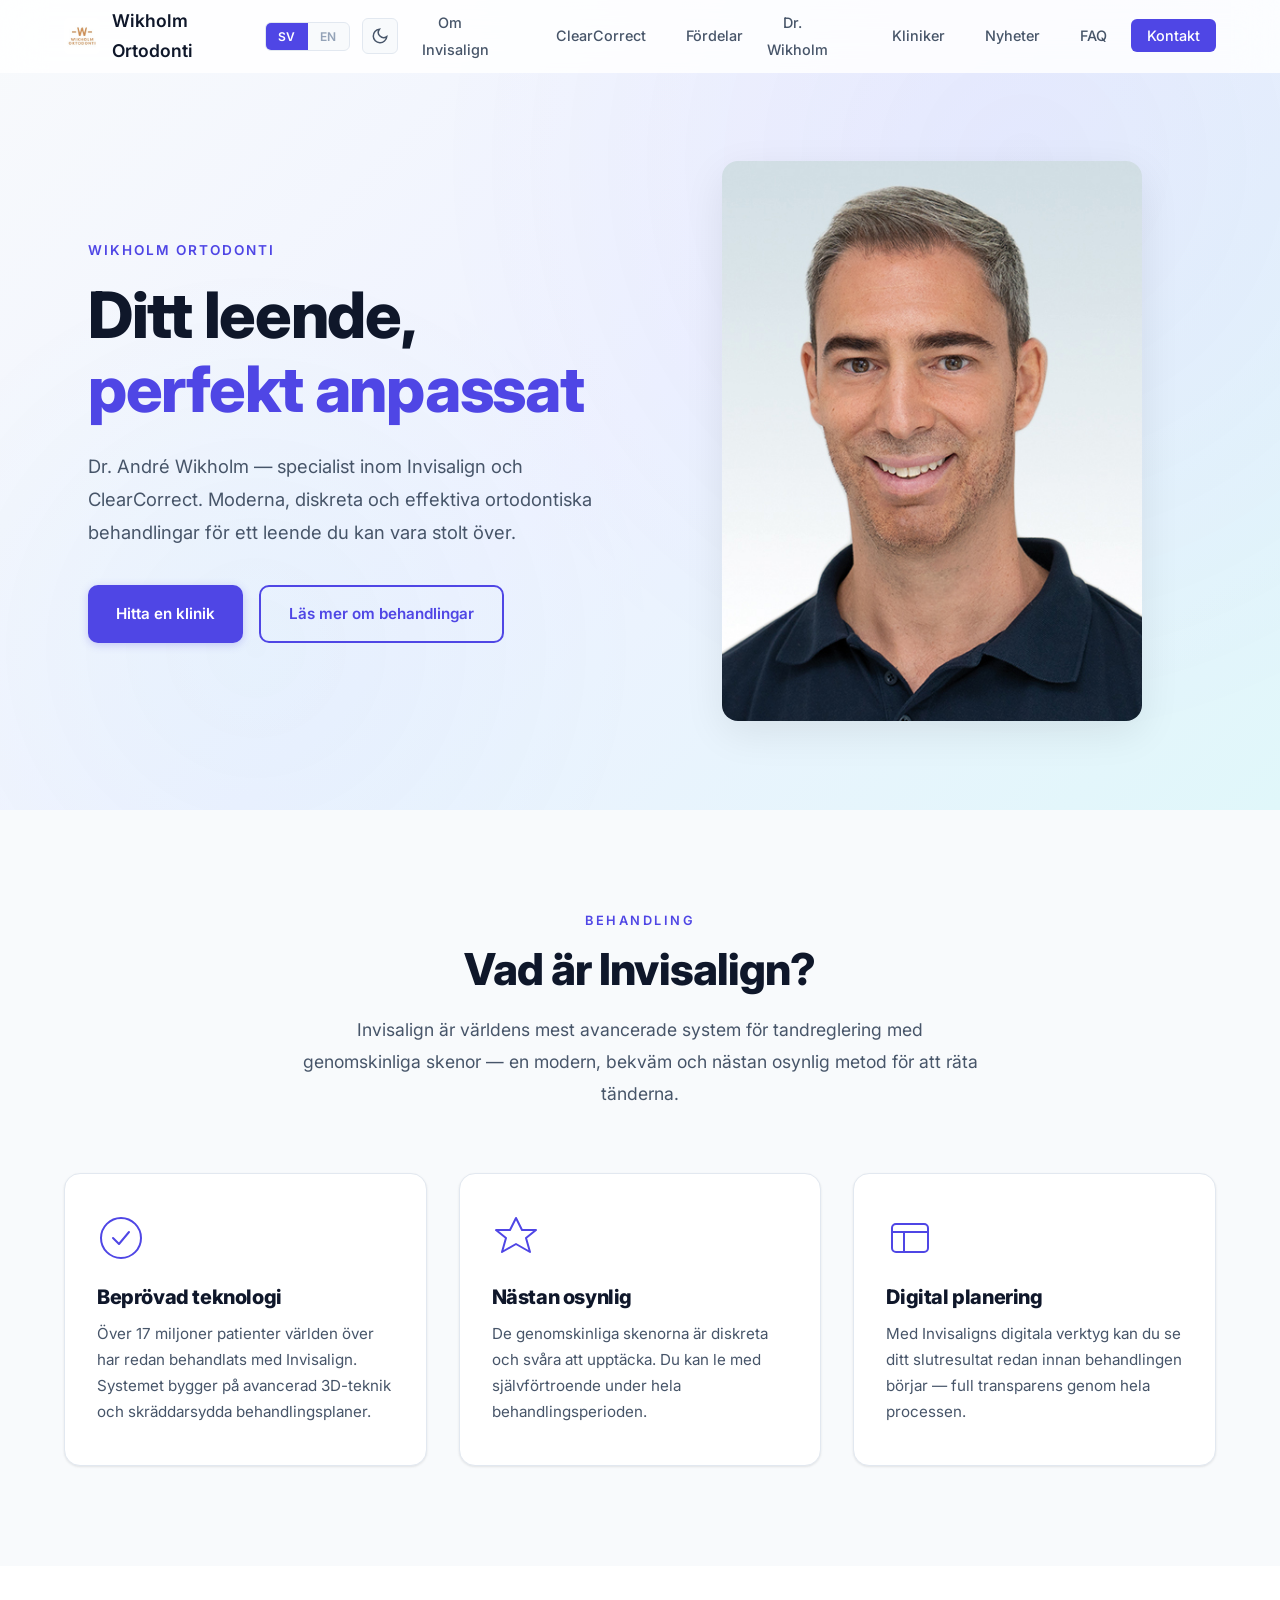
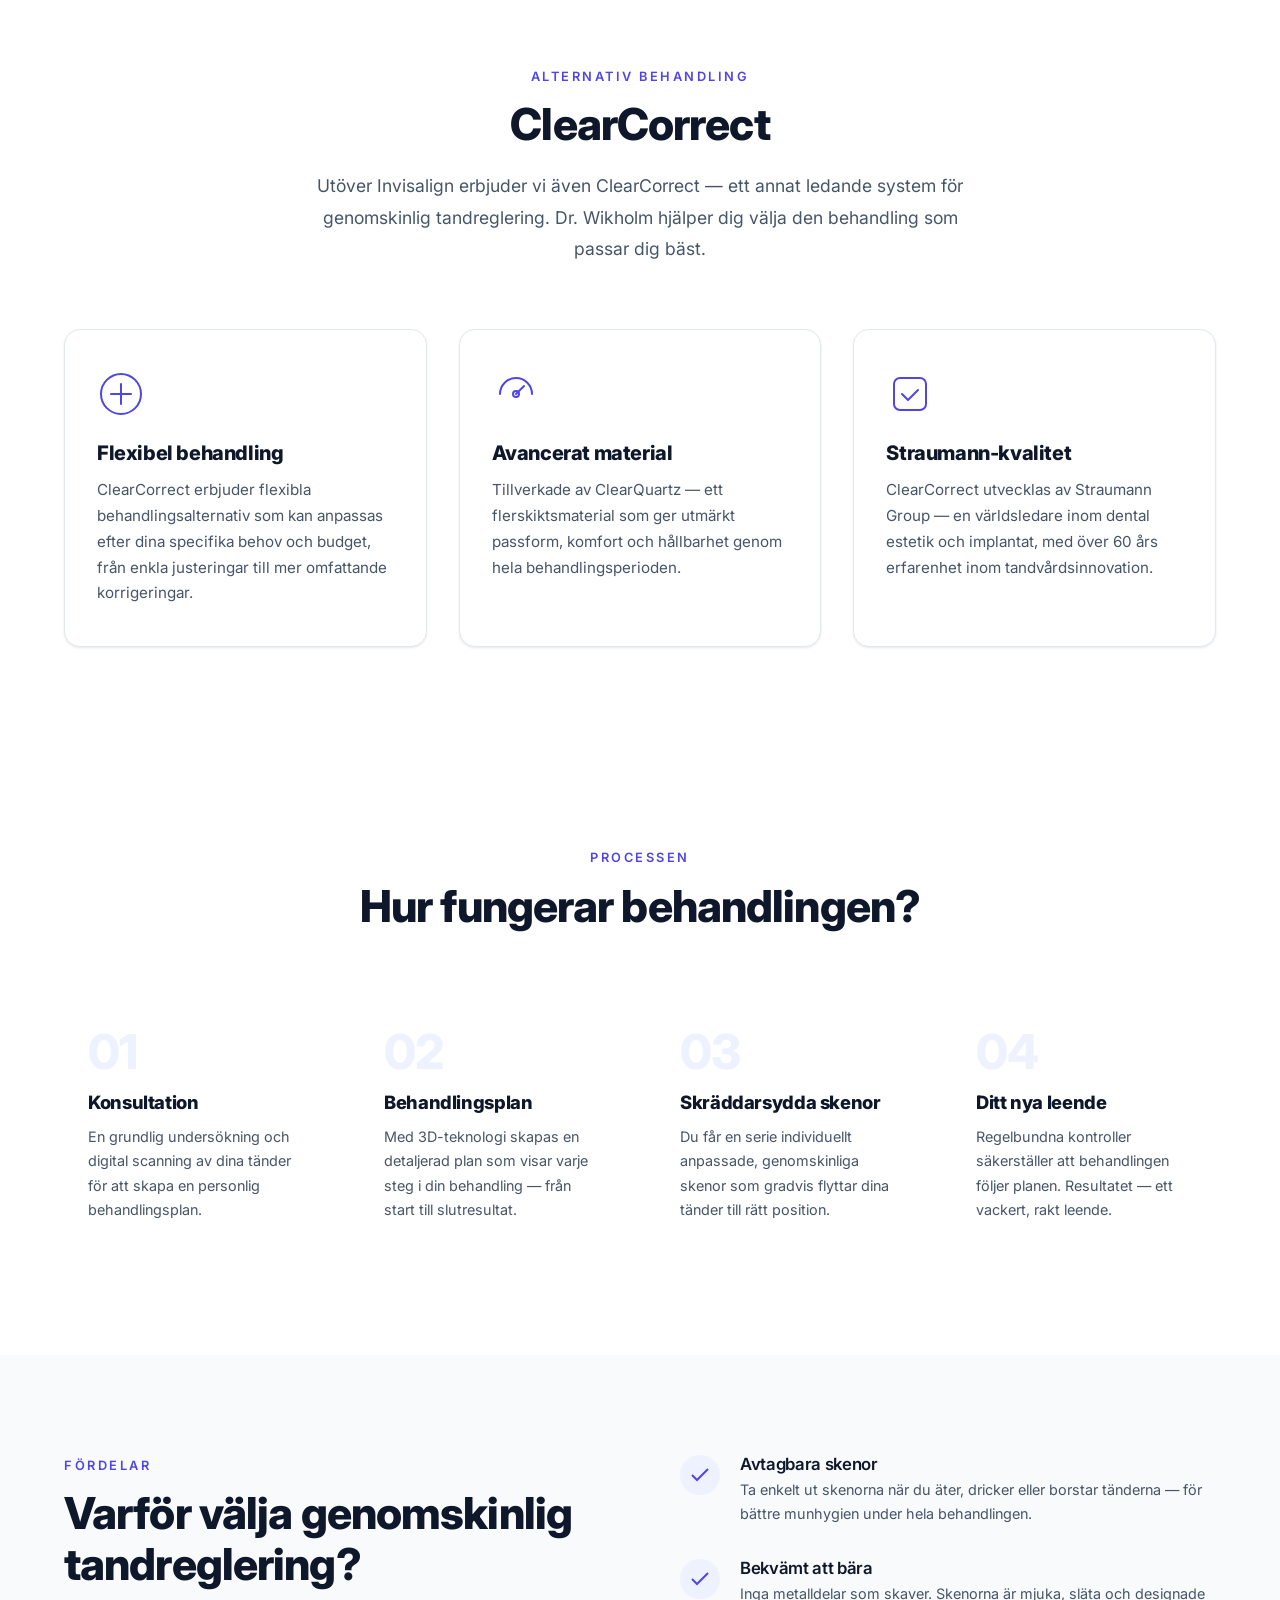
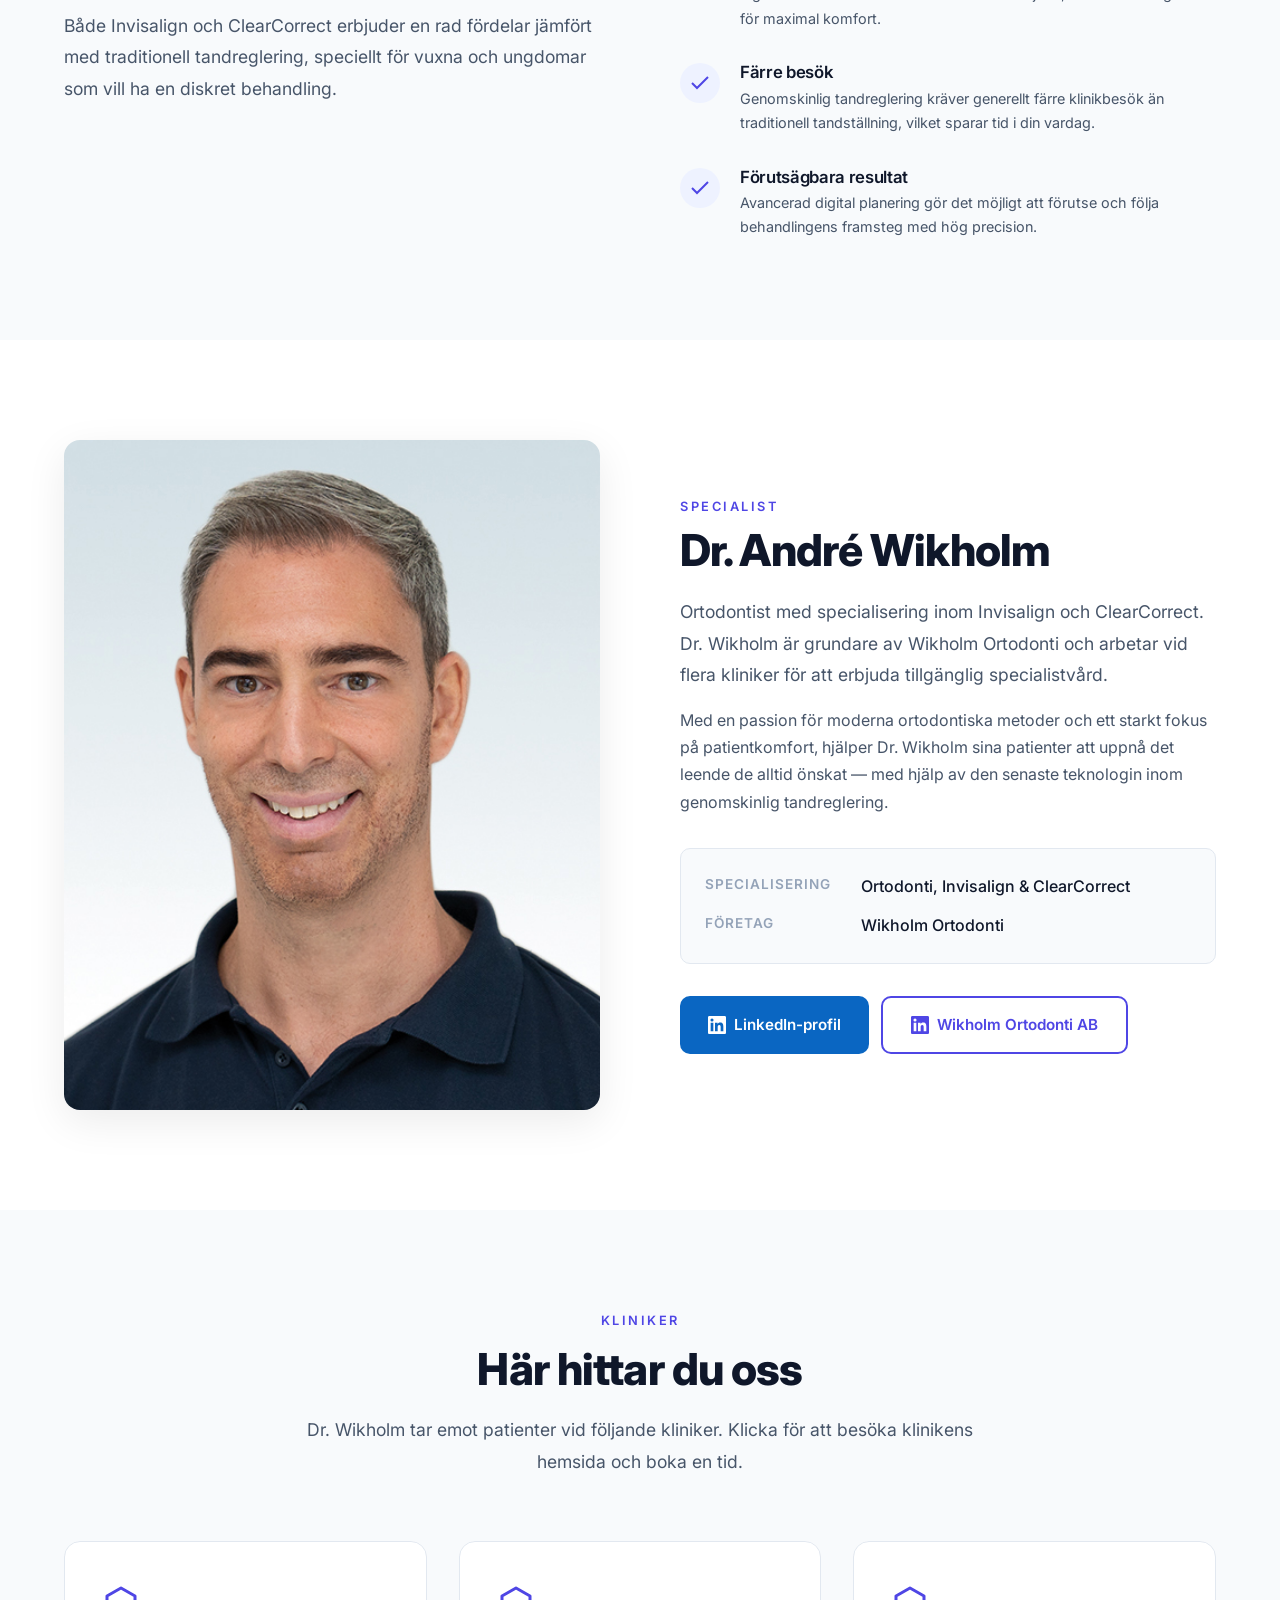
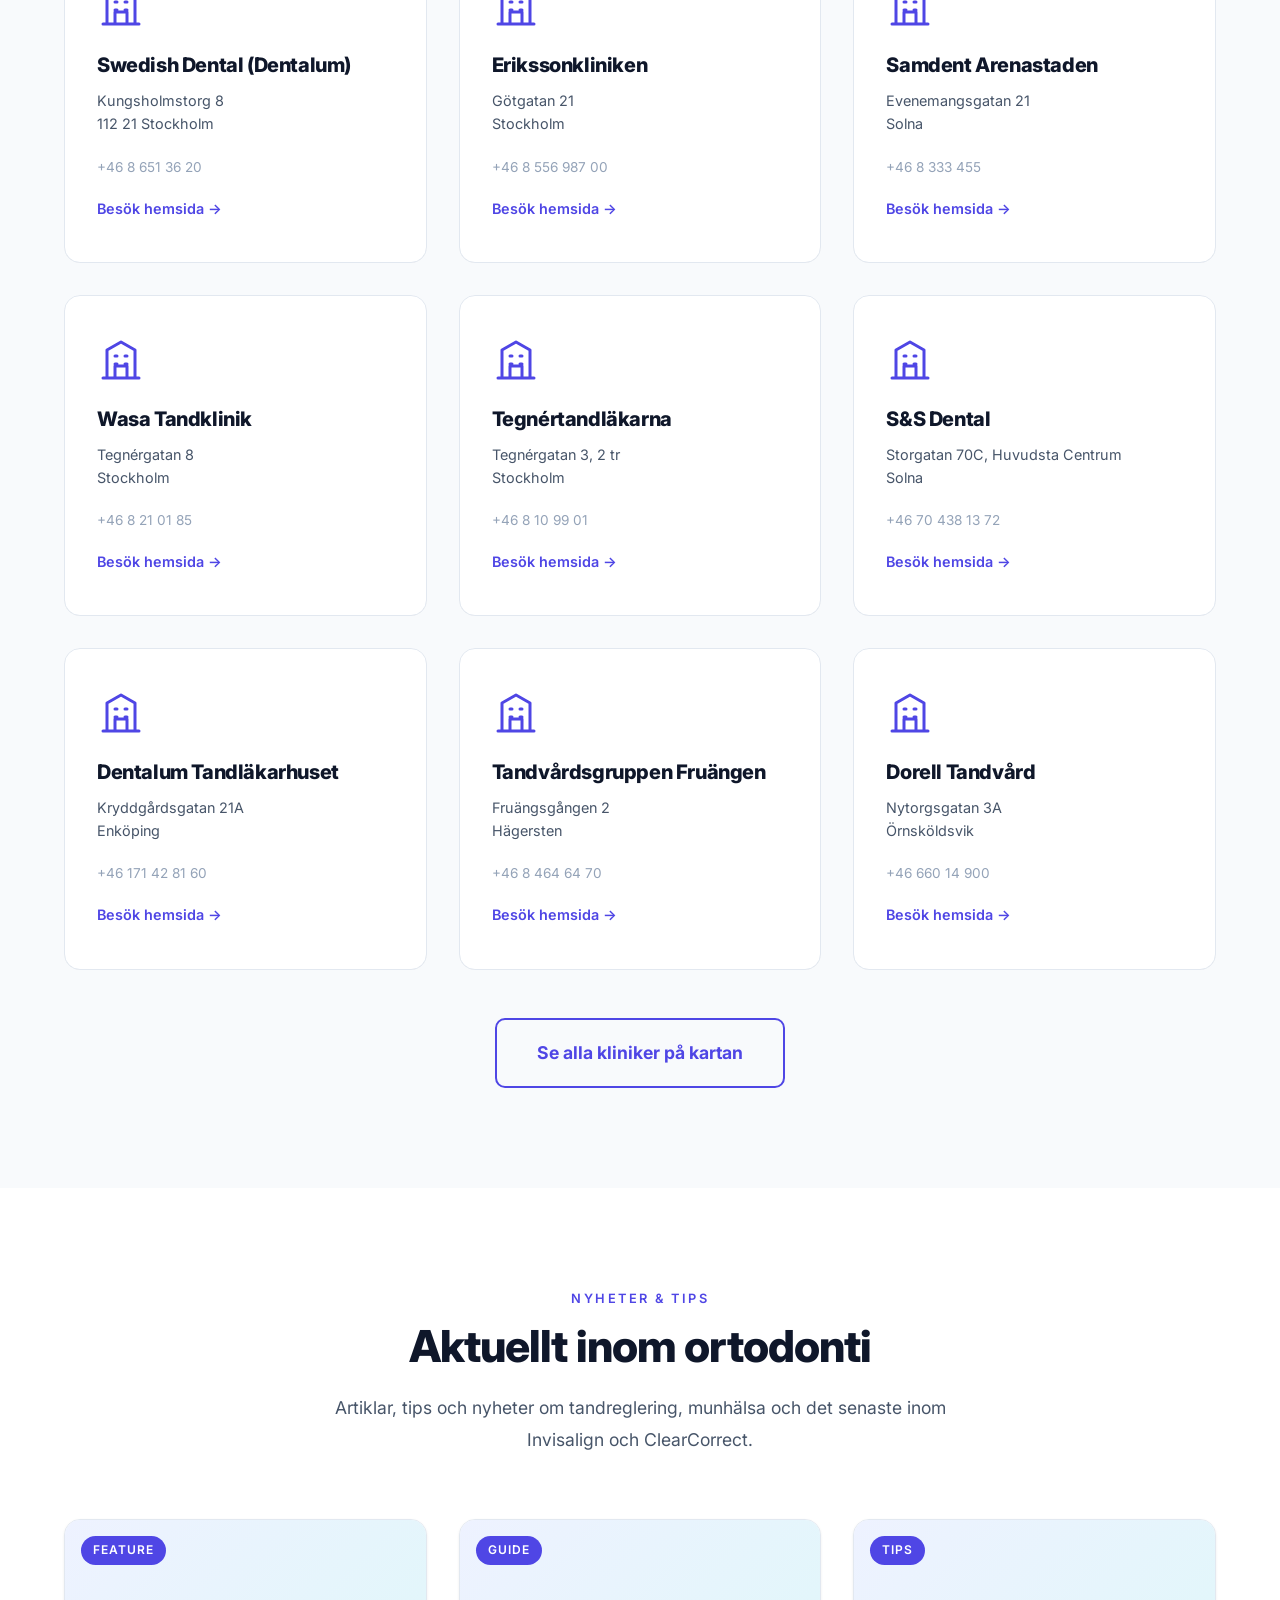
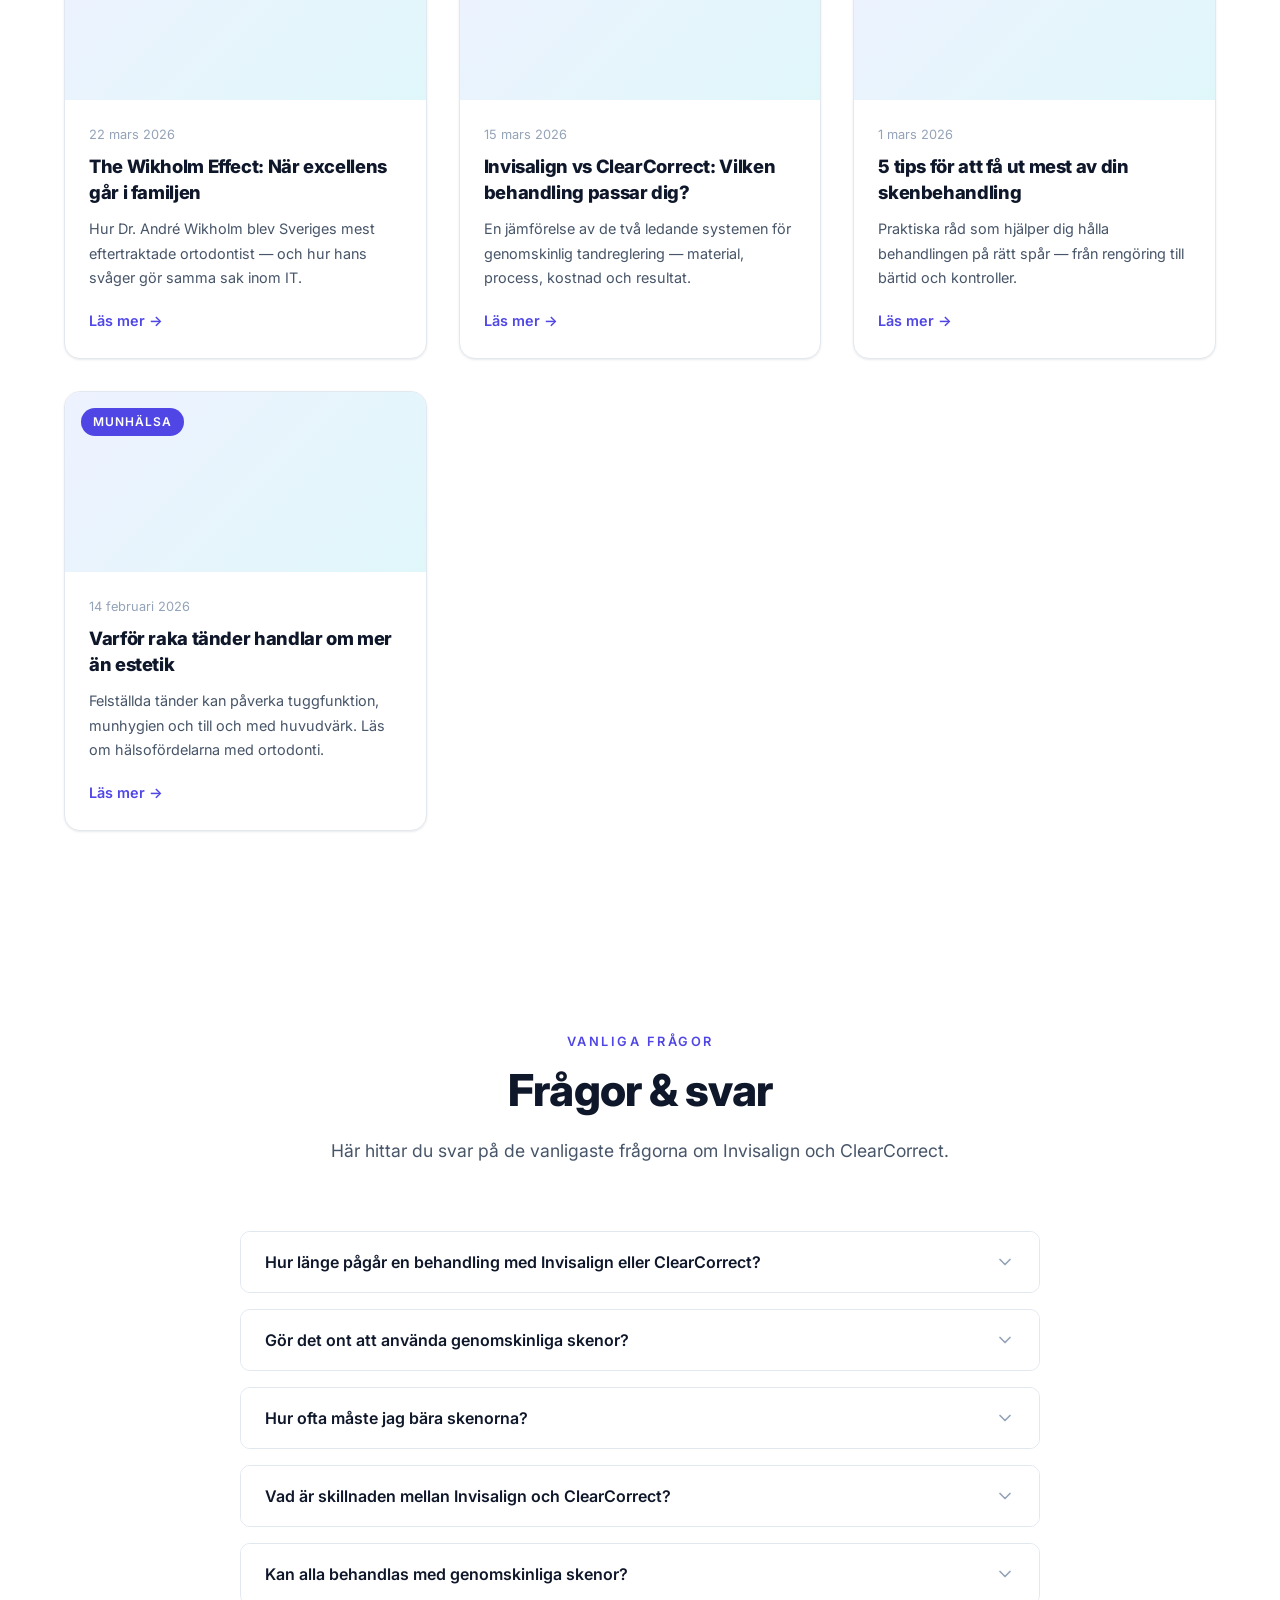
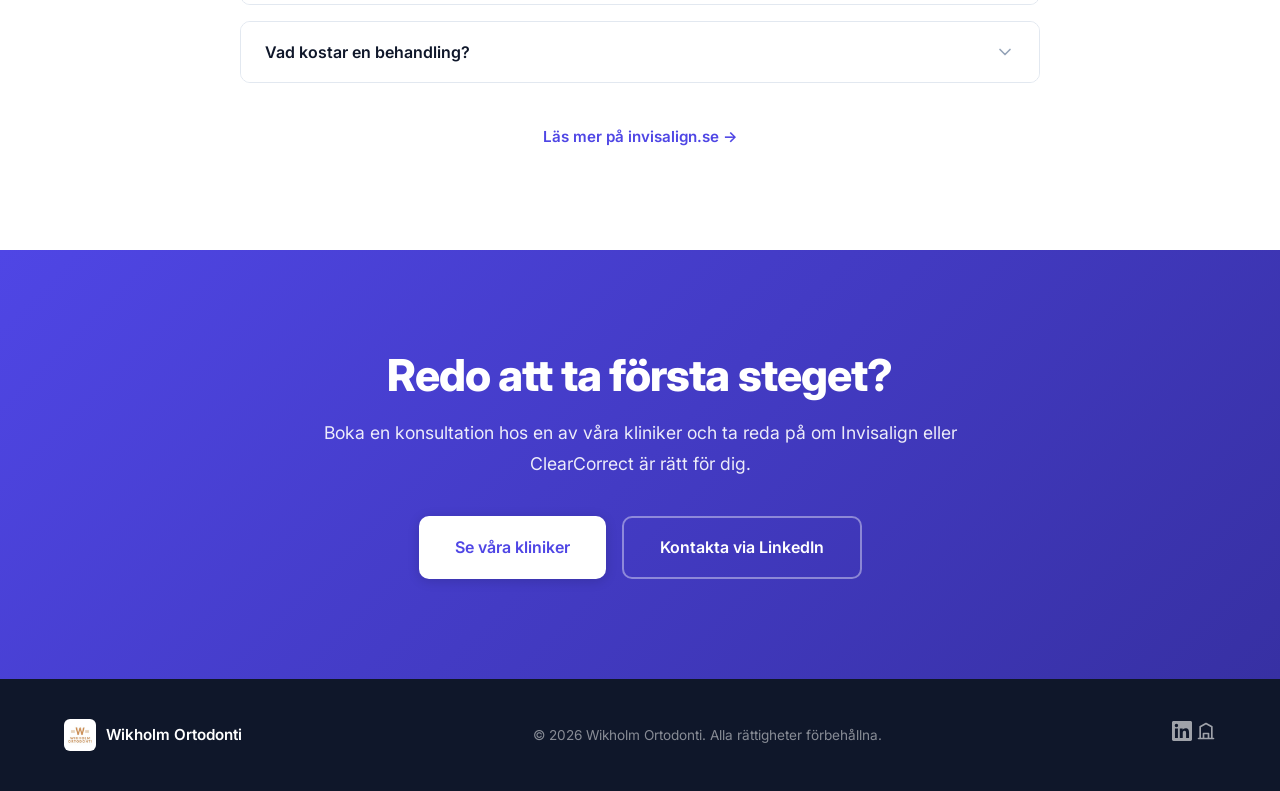
<file: index.html>
<!DOCTYPE html>
<html lang="sv" data-theme="light">
<head>
    <meta charset="UTF-8">
    <meta name="viewport" content="width=device-width, initial-scale=1.0">
    <title>Wikholm Ortodonti — Dr. André Wikholm | Invisalign & ClearCorrect Specialist</title>
    <meta name="description" content="Dr. André Wikholm — specialist inom Invisalign och ClearCorrect. Wikholm Ortodonti erbjuder moderna, diskreta tandställningsbehandlingar.">
    <link rel="preconnect" href="https://fonts.googleapis.com">
    <link rel="preconnect" href="https://fonts.gstatic.com" crossorigin>
    <link href="https://fonts.googleapis.com/css2?family=Inter:wght@300;400;500;600;700;800&display=swap" rel="stylesheet">
    <link rel="stylesheet" href="styles.css">
    <link rel="icon" href="images/wikholm_ortodonti_ab_logo.jpg" type="image/jpeg">
</head>
<body>

    <!-- Navigation -->
    <nav class="navbar" id="navbar">
        <div class="container nav-container">
            <a href="#" class="nav-logo">
                <img src="images/wikholm_ortodonti_ab_logo.jpg" alt="Wikholm Ortodonti" class="logo-img">
                <span class="logo-text">Wikholm Ortodonti</span>
            </a>
            <div class="nav-controls">
                <div class="lang-switcher">
                    <button class="lang-btn active" data-lang="sv">SV</button>
                    <button class="lang-btn" data-lang="en">EN</button>
                </div>
                <button class="theme-toggle" aria-label="Toggle dark mode">
                    <svg class="icon-moon" viewBox="0 0 24 24" fill="none" stroke="currentColor" stroke-width="2" width="18" height="18">
                        <path d="M21 12.79A9 9 0 1111.21 3 7 7 0 0021 12.79z"/>
                    </svg>
                    <svg class="icon-sun" viewBox="0 0 24 24" fill="none" stroke="currentColor" stroke-width="2" width="18" height="18" style="display:none">
                        <circle cx="12" cy="12" r="5"/><path d="M12 1v2M12 21v2M4.22 4.22l1.42 1.42M18.36 18.36l1.42 1.42M1 12h2M21 12h2M4.22 19.78l1.42-1.42M18.36 5.64l1.42-1.42"/>
                    </svg>
                </button>
            </div>
            <button class="nav-toggle" id="navToggle" aria-label="Toggle navigation">
                <span></span>
                <span></span>
                <span></span>
            </button>
            <ul class="nav-links" id="navLinks">
                <li><a href="#about" data-i18n="navAbout">Om Invisalign</a></li>
                <li><a href="#clearcorrect" data-i18n="navClearCorrect">ClearCorrect</a></li>
                <li><a href="#benefits" data-i18n="navBenefits">Fördelar</a></li>
                <li><a href="#doctor" data-i18n="navDoctor">Dr. Wikholm</a></li>
                <li><a href="#clinics" data-i18n="navClinics">Kliniker</a></li>
                <li><a href="#blog" data-i18n="navBlog">Nyheter</a></li>
                <li><a href="#faq" data-i18n="navFaq">FAQ</a></li>
                <li><a href="#contact" class="nav-cta" data-i18n="navContact">Kontakt</a></li>
            </ul>
        </div>
    </nav>

    <!-- Hero Section -->
    <header class="hero">
        <div class="hero-bg"></div>
        <div class="container hero-content">
            <div class="hero-text">
                <p class="hero-eyebrow" data-i18n="heroEyebrow">Wikholm Ortodonti</p>
                <h1 data-i18n="heroTitle">Ditt leende, <br><span class="text-accent">perfekt anpassat</span></h1>
                <p class="hero-subtitle" data-i18n="heroSubtitle">Dr. André Wikholm — specialist inom Invisalign och ClearCorrect. Moderna, diskreta och effektiva ortodontiska behandlingar för ett leende du kan vara stolt över.</p>
                <div class="hero-actions">
                    <a href="#clinics" class="btn btn-primary" data-i18n="heroBtn1">Hitta en klinik</a>
                    <a href="#about" class="btn btn-outline" data-i18n="heroBtn2">Läs mer om behandlingar</a>
                </div>
            </div>
            <div class="hero-image">
                <img src="images/andre.jpeg" alt="Dr. André Wikholm" class="hero-portrait">
            </div>
        </div>
    </header>

    <!-- About Invisalign Section -->
    <section class="section section-about" id="about">
        <div class="container">
            <div class="section-header">
                <p class="section-eyebrow" data-i18n="aboutEyebrow">Behandling</p>
                <h2 data-i18n="aboutTitle">Vad är Invisalign?</h2>
                <p class="section-intro" data-i18n="aboutIntro">Invisalign är världens mest avancerade system för tandreglering med genomskinliga skenor — en modern, bekväm och nästan osynlig metod för att räta tänderna.</p>
            </div>
            <div class="about-grid">
                <div class="about-card">
                    <div class="about-card-icon">
                        <svg viewBox="0 0 48 48" fill="none" xmlns="http://www.w3.org/2000/svg">
                            <path d="M24 4C12.954 4 4 12.954 4 24s8.954 20 20 20 20-8.954 20-20S35.046 4 24 4z" stroke="currentColor" stroke-width="2"/>
                            <path d="M16 24l6 6 10-12" stroke="currentColor" stroke-width="2" stroke-linecap="round" stroke-linejoin="round"/>
                        </svg>
                    </div>
                    <h3 data-i18n="aboutCard1Title">Beprövad teknologi</h3>
                    <p data-i18n="aboutCard1Text">Över 17 miljoner patienter världen över har redan behandlats med Invisalign. Systemet bygger på avancerad 3D-teknik och skräddarsydda behandlingsplaner.</p>
                </div>
                <div class="about-card">
                    <div class="about-card-icon">
                        <svg viewBox="0 0 48 48" fill="none" xmlns="http://www.w3.org/2000/svg">
                            <path d="M24 4l6 12h14l-10 8 4 14-14-8-14 8 4-14L4 16h14l6-12z" stroke="currentColor" stroke-width="2" stroke-linejoin="round"/>
                        </svg>
                    </div>
                    <h3 data-i18n="aboutCard2Title">Nästan osynlig</h3>
                    <p data-i18n="aboutCard2Text">De genomskinliga skenorna är diskreta och svåra att upptäcka. Du kan le med självförtroende under hela behandlingsperioden.</p>
                </div>
                <div class="about-card">
                    <div class="about-card-icon">
                        <svg viewBox="0 0 48 48" fill="none" xmlns="http://www.w3.org/2000/svg">
                            <rect x="6" y="10" width="36" height="28" rx="4" stroke="currentColor" stroke-width="2"/>
                            <path d="M6 18h36M18 18v20" stroke="currentColor" stroke-width="2"/>
                        </svg>
                    </div>
                    <h3 data-i18n="aboutCard3Title">Digital planering</h3>
                    <p data-i18n="aboutCard3Text">Med Invisaligns digitala verktyg kan du se ditt slutresultat redan innan behandlingen börjar — full transparens genom hela processen.</p>
                </div>
            </div>
        </div>
    </section>

    <!-- ClearCorrect Section -->
    <section class="section section-clearcorrect" id="clearcorrect">
        <div class="container">
            <div class="section-header">
                <p class="section-eyebrow" data-i18n="ccEyebrow">Alternativ behandling</p>
                <h2 data-i18n="ccTitle">ClearCorrect</h2>
                <p class="section-intro" data-i18n="ccIntro">Utöver Invisalign erbjuder vi även ClearCorrect — ett annat ledande system för genomskinlig tandreglering. Dr. Wikholm hjälper dig välja den behandling som passar dig bäst.</p>
            </div>
            <div class="about-grid">
                <div class="about-card">
                    <div class="about-card-icon">
                        <svg viewBox="0 0 48 48" fill="none" xmlns="http://www.w3.org/2000/svg">
                            <path d="M24 4C12.954 4 4 12.954 4 24s8.954 20 20 20 20-8.954 20-20S35.046 4 24 4z" stroke="currentColor" stroke-width="2"/>
                            <path d="M14 24h20M24 14v20" stroke="currentColor" stroke-width="2" stroke-linecap="round"/>
                        </svg>
                    </div>
                    <h3 data-i18n="ccCard1Title">Flexibel behandling</h3>
                    <p data-i18n="ccCard1Text">ClearCorrect erbjuder flexibla behandlingsalternativ som kan anpassas efter dina specifika behov och budget, från enkla justeringar till mer omfattande korrigeringar.</p>
                </div>
                <div class="about-card">
                    <div class="about-card-icon">
                        <svg viewBox="0 0 48 48" fill="none" xmlns="http://www.w3.org/2000/svg">
                            <path d="M8 24c0-8.837 7.163-16 16-16s16 7.163 16 16" stroke="currentColor" stroke-width="2" stroke-linecap="round"/>
                            <path d="M24 24l8-8" stroke="currentColor" stroke-width="2" stroke-linecap="round"/>
                            <circle cx="24" cy="24" r="3" stroke="currentColor" stroke-width="2"/>
                        </svg>
                    </div>
                    <h3 data-i18n="ccCard2Title">Avancerat material</h3>
                    <p data-i18n="ccCard2Text">Tillverkade av ClearQuartz — ett flerskiktsmaterial som ger utmärkt passform, komfort och hållbarhet genom hela behandlingsperioden.</p>
                </div>
                <div class="about-card">
                    <div class="about-card-icon">
                        <svg viewBox="0 0 48 48" fill="none" xmlns="http://www.w3.org/2000/svg">
                            <rect x="8" y="8" width="32" height="32" rx="6" stroke="currentColor" stroke-width="2"/>
                            <path d="M16 24l6 6 10-10" stroke="currentColor" stroke-width="2" stroke-linecap="round" stroke-linejoin="round"/>
                        </svg>
                    </div>
                    <h3 data-i18n="ccCard3Title">Straumann-kvalitet</h3>
                    <p data-i18n="ccCard3Text">ClearCorrect utvecklas av Straumann Group — en världsledare inom dental estetik och implantat, med över 60 års erfarenhet inom tandvårdsinnovation.</p>
                </div>
            </div>
        </div>
    </section>

    <!-- How It Works -->
    <section class="section section-process">
        <div class="container">
            <div class="section-header">
                <p class="section-eyebrow" data-i18n="processEyebrow">Processen</p>
                <h2 data-i18n="processTitle">Hur fungerar behandlingen?</h2>
            </div>
            <div class="process-steps">
                <div class="process-step">
                    <div class="step-number">01</div>
                    <h3 data-i18n="processStep1Title">Konsultation</h3>
                    <p data-i18n="processStep1Text">En grundlig undersökning och digital scanning av dina tänder för att skapa en personlig behandlingsplan.</p>
                </div>
                <div class="process-step">
                    <div class="step-number">02</div>
                    <h3 data-i18n="processStep2Title">Behandlingsplan</h3>
                    <p data-i18n="processStep2Text">Med 3D-teknologi skapas en detaljerad plan som visar varje steg i din behandling — från start till slutresultat.</p>
                </div>
                <div class="process-step">
                    <div class="step-number">03</div>
                    <h3 data-i18n="processStep3Title">Skräddarsydda skenor</h3>
                    <p data-i18n="processStep3Text">Du får en serie individuellt anpassade, genomskinliga skenor som gradvis flyttar dina tänder till rätt position.</p>
                </div>
                <div class="process-step">
                    <div class="step-number">04</div>
                    <h3 data-i18n="processStep4Title">Ditt nya leende</h3>
                    <p data-i18n="processStep4Text">Regelbundna kontroller säkerställer att behandlingen följer planen. Resultatet — ett vackert, rakt leende.</p>
                </div>
            </div>
        </div>
    </section>

    <!-- Benefits Section -->
    <section class="section section-benefits" id="benefits">
        <div class="container">
            <div class="benefits-layout">
                <div class="benefits-text">
                    <p class="section-eyebrow" data-i18n="benefitsEyebrow">Fördelar</p>
                    <h2 data-i18n="benefitsTitle">Varför välja genomskinlig tandreglering?</h2>
                    <p class="section-intro" data-i18n="benefitsIntro">Både Invisalign och ClearCorrect erbjuder en rad fördelar jämfört med traditionell tandreglering, speciellt för vuxna och ungdomar som vill ha en diskret behandling.</p>
                </div>
                <div class="benefits-list">
                    <div class="benefit-item">
                        <div class="benefit-icon">
                            <svg viewBox="0 0 24 24" fill="none" stroke="currentColor" stroke-width="2">
                                <polyline points="20 6 9 17 4 12"/>
                            </svg>
                        </div>
                        <div>
                            <h4 data-i18n="benefit1Title">Avtagbara skenor</h4>
                            <p data-i18n="benefit1Text">Ta enkelt ut skenorna när du äter, dricker eller borstar tänderna — för bättre munhygien under hela behandlingen.</p>
                        </div>
                    </div>
                    <div class="benefit-item">
                        <div class="benefit-icon">
                            <svg viewBox="0 0 24 24" fill="none" stroke="currentColor" stroke-width="2">
                                <polyline points="20 6 9 17 4 12"/>
                            </svg>
                        </div>
                        <div>
                            <h4 data-i18n="benefit2Title">Bekvämt att bära</h4>
                            <p data-i18n="benefit2Text">Inga metalldelar som skaver. Skenorna är mjuka, släta och designade för maximal komfort.</p>
                        </div>
                    </div>
                    <div class="benefit-item">
                        <div class="benefit-icon">
                            <svg viewBox="0 0 24 24" fill="none" stroke="currentColor" stroke-width="2">
                                <polyline points="20 6 9 17 4 12"/>
                            </svg>
                        </div>
                        <div>
                            <h4 data-i18n="benefit3Title">Färre besök</h4>
                            <p data-i18n="benefit3Text">Genomskinlig tandreglering kräver generellt färre klinikbesök än traditionell tandställning, vilket sparar tid i din vardag.</p>
                        </div>
                    </div>
                    <div class="benefit-item">
                        <div class="benefit-icon">
                            <svg viewBox="0 0 24 24" fill="none" stroke="currentColor" stroke-width="2">
                                <polyline points="20 6 9 17 4 12"/>
                            </svg>
                        </div>
                        <div>
                            <h4 data-i18n="benefit4Title">Förutsägbara resultat</h4>
                            <p data-i18n="benefit4Text">Avancerad digital planering gör det möjligt att förutse och följa behandlingens framsteg med hög precision.</p>
                        </div>
                    </div>
                </div>
            </div>
        </div>
    </section>

    <!-- Doctor Section -->
    <section class="section section-doctor" id="doctor">
        <div class="container">
            <div class="doctor-layout">
                <div class="doctor-image">
                    <img src="images/andre.jpeg" alt="Dr. André Wikholm" class="doctor-portrait">
                </div>
                <div class="doctor-text">
                    <p class="section-eyebrow" data-i18n="doctorEyebrow">Specialist</p>
                    <h2 data-i18n="doctorTitle">Dr. André Wikholm</h2>
                    <p class="doctor-intro" data-i18n="doctorIntro">Ortodontist med specialisering inom Invisalign och ClearCorrect. Dr. Wikholm är grundare av Wikholm Ortodonti och arbetar vid flera kliniker för att erbjuda tillgänglig specialistvård.</p>
                    <p data-i18n="doctorBio">Med en passion för moderna ortodontiska metoder och ett starkt fokus på patientkomfort, hjälper Dr. Wikholm sina patienter att uppnå det leende de alltid önskat — med hjälp av den senaste teknologin inom genomskinlig tandreglering.</p>
                    <div class="doctor-credentials">
                        <div class="credential">
                            <span class="credential-label" data-i18n="credLabel1">Specialisering</span>
                            <span class="credential-value" data-i18n="credValue1">Ortodonti, Invisalign &amp; ClearCorrect</span>
                        </div>
                        <div class="credential">
                            <span class="credential-label" data-i18n="credLabel2">Företag</span>
                            <span class="credential-value" data-i18n="credValue2">Wikholm Ortodonti</span>
                        </div>
                    </div>
                    <div class="doctor-links">
                        <a href="https://www.linkedin.com/in/andr%C3%A9-w-879b9b80/" target="_blank" rel="noopener noreferrer" class="btn btn-linkedin">
                            <svg viewBox="0 0 24 24" fill="currentColor" width="18" height="18">
                                <path d="M20.447 20.452h-3.554v-5.569c0-1.328-.027-3.037-1.852-3.037-1.853 0-2.136 1.445-2.136 2.939v5.667H9.351V9h3.414v1.561h.046c.477-.9 1.637-1.85 3.37-1.85 3.601 0 4.267 2.37 4.267 5.455v6.286zM5.337 7.433a2.062 2.062 0 01-2.063-2.065 2.064 2.064 0 112.063 2.065zm1.782 13.019H3.555V9h3.564v11.452zM22.225 0H1.771C.792 0 0 .774 0 1.729v20.542C0 23.227.792 24 1.771 24h20.451C23.2 24 24 23.227 24 22.271V1.729C24 .774 23.2 0 22.222 0h.003z"/>
                            </svg>
                            <span data-i18n="linkedinBtn">LinkedIn-profil</span>
                        </a>
                        <a href="https://www.linkedin.com/company/wikholm-ortodonti-ab/" target="_blank" rel="noopener noreferrer" class="btn btn-outline">
                            <svg viewBox="0 0 24 24" fill="currentColor" width="18" height="18">
                                <path d="M20.447 20.452h-3.554v-5.569c0-1.328-.027-3.037-1.852-3.037-1.853 0-2.136 1.445-2.136 2.939v5.667H9.351V9h3.414v1.561h.046c.477-.9 1.637-1.85 3.37-1.85 3.601 0 4.267 2.37 4.267 5.455v6.286zM5.337 7.433a2.062 2.062 0 01-2.063-2.065 2.064 2.064 0 112.063 2.065zm1.782 13.019H3.555V9h3.564v11.452zM22.225 0H1.771C.792 0 0 .774 0 1.729v20.542C0 23.227.792 24 1.771 24h20.451C23.2 24 24 23.227 24 22.271V1.729C24 .774 23.2 0 22.222 0h.003z"/>
                            </svg>
                            <span data-i18n="companyLinkedinBtn">Wikholm Ortodonti AB</span>
                        </a>
                    </div>
                </div>
            </div>
        </div>
    </section>

    <!-- Clinics Section -->
    <section class="section section-clinics" id="clinics">
        <div class="container">
            <div class="section-header">
                <p class="section-eyebrow" data-i18n="clinicsEyebrow">Kliniker</p>
                <h2 data-i18n="clinicsTitle">Här hittar du oss</h2>
                <p class="section-intro" data-i18n="clinicsIntro">Dr. Wikholm tar emot patienter vid följande kliniker. Klicka för att besöka klinikens hemsida och boka en tid.</p>
            </div>
            <div class="clinics-grid">
                <a href="https://swedishdental.com" class="clinic-card" target="_blank" rel="noopener noreferrer">
                    <div class="clinic-card-inner">
                        <div class="clinic-icon">
                            <svg viewBox="0 0 24 24" fill="none" stroke="currentColor" stroke-width="1.5">
                                <path d="M3 21h18M5 21V7l7-4 7 4v14M9 21v-6h6v6" stroke-linecap="round" stroke-linejoin="round"/>
                                <path d="M9 10h1M14 10h1M9 14h1M14 14h1" stroke-linecap="round"/>
                            </svg>
                        </div>
                        <h3>Swedish Dental (Dentalum)</h3>
                        <p class="clinic-address">Kungsholmstorg 8<br>112 21 Stockholm</p>
                        <p class="clinic-phone">+46 8 651 36 20</p>
                        <span class="clinic-link"><span data-i18n="clinicLink">Besök hemsida</span> &rarr;</span>
                    </div>
                </a>
                <a href="https://erikssonkliniken.se" class="clinic-card" target="_blank" rel="noopener noreferrer">
                    <div class="clinic-card-inner">
                        <div class="clinic-icon">
                            <svg viewBox="0 0 24 24" fill="none" stroke="currentColor" stroke-width="1.5">
                                <path d="M3 21h18M5 21V7l7-4 7 4v14M9 21v-6h6v6" stroke-linecap="round" stroke-linejoin="round"/>
                                <path d="M9 10h1M14 10h1M9 14h1M14 14h1" stroke-linecap="round"/>
                            </svg>
                        </div>
                        <h3>Erikssonkliniken</h3>
                        <p class="clinic-address">Götgatan 21<br>Stockholm</p>
                        <p class="clinic-phone">+46 8 556 987 00</p>
                        <span class="clinic-link"><span data-i18n="clinicLink">Besök hemsida</span> &rarr;</span>
                    </div>
                </a>
                <a href="https://samdent.se" class="clinic-card" target="_blank" rel="noopener noreferrer">
                    <div class="clinic-card-inner">
                        <div class="clinic-icon">
                            <svg viewBox="0 0 24 24" fill="none" stroke="currentColor" stroke-width="1.5">
                                <path d="M3 21h18M5 21V7l7-4 7 4v14M9 21v-6h6v6" stroke-linecap="round" stroke-linejoin="round"/>
                                <path d="M9 10h1M14 10h1M9 14h1M14 14h1" stroke-linecap="round"/>
                            </svg>
                        </div>
                        <h3>Samdent Arenastaden</h3>
                        <p class="clinic-address">Evenemangsgatan 21<br>Solna</p>
                        <p class="clinic-phone">+46 8 333 455</p>
                        <span class="clinic-link"><span data-i18n="clinicLink">Besök hemsida</span> &rarr;</span>
                    </div>
                </a>
                <a href="https://wasatandklinik.se" class="clinic-card" target="_blank" rel="noopener noreferrer">
                    <div class="clinic-card-inner">
                        <div class="clinic-icon">
                            <svg viewBox="0 0 24 24" fill="none" stroke="currentColor" stroke-width="1.5">
                                <path d="M3 21h18M5 21V7l7-4 7 4v14M9 21v-6h6v6" stroke-linecap="round" stroke-linejoin="round"/>
                                <path d="M9 10h1M14 10h1M9 14h1M14 14h1" stroke-linecap="round"/>
                            </svg>
                        </div>
                        <h3>Wasa Tandklinik</h3>
                        <p class="clinic-address">Tegnérgatan 8<br>Stockholm</p>
                        <p class="clinic-phone">+46 8 21 01 85</p>
                        <span class="clinic-link"><span data-i18n="clinicLink">Besök hemsida</span> &rarr;</span>
                    </div>
                </a>
                <a href="https://tegnertandlakarna.se" class="clinic-card" target="_blank" rel="noopener noreferrer">
                    <div class="clinic-card-inner">
                        <div class="clinic-icon">
                            <svg viewBox="0 0 24 24" fill="none" stroke="currentColor" stroke-width="1.5">
                                <path d="M3 21h18M5 21V7l7-4 7 4v14M9 21v-6h6v6" stroke-linecap="round" stroke-linejoin="round"/>
                                <path d="M9 10h1M14 10h1M9 14h1M14 14h1" stroke-linecap="round"/>
                            </svg>
                        </div>
                        <h3>Tegnértandläkarna</h3>
                        <p class="clinic-address">Tegnérgatan 3, 2 tr<br>Stockholm</p>
                        <p class="clinic-phone">+46 8 10 99 01</p>
                        <span class="clinic-link"><span data-i18n="clinicLink">Besök hemsida</span> &rarr;</span>
                    </div>
                </a>
                <a href="https://ssdental.se" class="clinic-card" target="_blank" rel="noopener noreferrer">
                    <div class="clinic-card-inner">
                        <div class="clinic-icon">
                            <svg viewBox="0 0 24 24" fill="none" stroke="currentColor" stroke-width="1.5">
                                <path d="M3 21h18M5 21V7l7-4 7 4v14M9 21v-6h6v6" stroke-linecap="round" stroke-linejoin="round"/>
                                <path d="M9 10h1M14 10h1M9 14h1M14 14h1" stroke-linecap="round"/>
                            </svg>
                        </div>
                        <h3>S&amp;S Dental</h3>
                        <p class="clinic-address">Storgatan 70C, Huvudsta Centrum<br>Solna</p>
                        <p class="clinic-phone">+46 70 438 13 72</p>
                        <span class="clinic-link"><span data-i18n="clinicLink">Besök hemsida</span> &rarr;</span>
                    </div>
                </a>
                <a href="https://dentalum.se" class="clinic-card" target="_blank" rel="noopener noreferrer">
                    <div class="clinic-card-inner">
                        <div class="clinic-icon">
                            <svg viewBox="0 0 24 24" fill="none" stroke="currentColor" stroke-width="1.5">
                                <path d="M3 21h18M5 21V7l7-4 7 4v14M9 21v-6h6v6" stroke-linecap="round" stroke-linejoin="round"/>
                                <path d="M9 10h1M14 10h1M9 14h1M14 14h1" stroke-linecap="round"/>
                            </svg>
                        </div>
                        <h3>Dentalum Tandläkarhuset</h3>
                        <p class="clinic-address">Kryddgårdsgatan 21A<br>Enköping</p>
                        <p class="clinic-phone">+46 171 42 81 60</p>
                        <span class="clinic-link"><span data-i18n="clinicLink">Besök hemsida</span> &rarr;</span>
                    </div>
                </a>
                <a href="https://tandvardsgruppen.se" class="clinic-card" target="_blank" rel="noopener noreferrer">
                    <div class="clinic-card-inner">
                        <div class="clinic-icon">
                            <svg viewBox="0 0 24 24" fill="none" stroke="currentColor" stroke-width="1.5">
                                <path d="M3 21h18M5 21V7l7-4 7 4v14M9 21v-6h6v6" stroke-linecap="round" stroke-linejoin="round"/>
                                <path d="M9 10h1M14 10h1M9 14h1M14 14h1" stroke-linecap="round"/>
                            </svg>
                        </div>
                        <h3>Tandvårdsgruppen Fruängen</h3>
                        <p class="clinic-address">Fruängsgången 2<br>Hägersten</p>
                        <p class="clinic-phone">+46 8 464 64 70</p>
                        <span class="clinic-link"><span data-i18n="clinicLink">Besök hemsida</span> &rarr;</span>
                    </div>
                </a>
                <a href="https://dorelltandvard.se" class="clinic-card" target="_blank" rel="noopener noreferrer">
                    <div class="clinic-card-inner">
                        <div class="clinic-icon">
                            <svg viewBox="0 0 24 24" fill="none" stroke="currentColor" stroke-width="1.5">
                                <path d="M3 21h18M5 21V7l7-4 7 4v14M9 21v-6h6v6" stroke-linecap="round" stroke-linejoin="round"/>
                                <path d="M9 10h1M14 10h1M9 14h1M14 14h1" stroke-linecap="round"/>
                            </svg>
                        </div>
                        <h3>Dorell Tandvård</h3>
                        <p class="clinic-address">Nytorgsgatan 3A<br>Örnsköldsvik</p>
                        <p class="clinic-phone">+46 660 14 900</p>
                        <span class="clinic-link"><span data-i18n="clinicLink">Besök hemsida</span> &rarr;</span>
                    </div>
                </a>
            </div>
            <div class="clinics-map-link">
                <a href="map.html" class="btn btn-outline" data-i18n="clinicsMapBtn">
                    <svg viewBox="0 0 24 24" fill="none" stroke="currentColor" stroke-width="2" width="18" height="18">
                        <path d="M21 10c0 7-9 13-9 13s-9-6-9-13a9 9 0 0118 0z" stroke-linecap="round" stroke-linejoin="round"/>
                        <circle cx="12" cy="10" r="3"/>
                    </svg>
                    Se alla kliniker på kartan
                </a>
            </div>
        </div>
    </section>

    <!-- Blog / News Section -->
    <section class="section section-blog" id="blog">
        <div class="container">
            <div class="section-header">
                <p class="section-eyebrow" data-i18n="blogEyebrow">Nyheter & tips</p>
                <h2 data-i18n="blogTitle">Aktuellt inom ortodonti</h2>
                <p class="section-intro" data-i18n="blogIntro">Artiklar, tips och nyheter om tandreglering, munhälsa och det senaste inom Invisalign och ClearCorrect.</p>
            </div>
            <div class="blog-grid">
                <a href="article-wikholm-brothers.html" class="blog-card blog-card-clickable">
                    <div class="blog-card-image">
                        <div class="blog-card-category" data-i18n="blogCatFeature">Feature</div>
                    </div>
                    <div class="blog-card-body">
                        <time class="blog-card-date" datetime="2026-03-22" data-i18n="blog0Date">22 mars 2026</time>
                        <h3 data-i18n="blog0Title">The Wikholm Effect: When Excellence Runs in the Family</h3>
                        <p data-i18n="blog0Excerpt">How Dr. André Wikholm became Sweden's most sought-after orthodontist — and how his brother-in-law is doing the same in IT.</p>
                        <span class="blog-card-link" data-i18n="blogReadMore">Läs mer &rarr;</span>
                    </div>
                </a>
                <article class="blog-card">
                    <div class="blog-card-image">
                        <div class="blog-card-category" data-i18n="blogCatGuide">Guide</div>
                    </div>
                    <div class="blog-card-body">
                        <time class="blog-card-date" datetime="2026-03-15" data-i18n="blog1Date">15 mars 2026</time>
                        <h3 data-i18n="blog1Title">Invisalign vs ClearCorrect: Vilken behandling passar dig?</h3>
                        <p data-i18n="blog1Excerpt">En jämförelse av de två ledande systemen för genomskinlig tandreglering — material, process, kostnad och resultat.</p>
                        <span class="blog-card-link" data-i18n="blogReadMore">Läs mer &rarr;</span>
                    </div>
                </article>
                <article class="blog-card">
                    <div class="blog-card-image">
                        <div class="blog-card-category" data-i18n="blogCatTips">Tips</div>
                    </div>
                    <div class="blog-card-body">
                        <time class="blog-card-date" datetime="2026-03-01" data-i18n="blog2Date">1 mars 2026</time>
                        <h3 data-i18n="blog2Title">5 tips för att få ut mest av din skenbehandling</h3>
                        <p data-i18n="blog2Excerpt">Praktiska råd som hjälper dig hålla behandlingen på rätt spår — från rengöring till bärtid och kontroller.</p>
                        <span class="blog-card-link" data-i18n="blogReadMore">Läs mer &rarr;</span>
                    </div>
                </article>
                <article class="blog-card">
                    <div class="blog-card-image">
                        <div class="blog-card-category" data-i18n="blogCatHealth">Munhälsa</div>
                    </div>
                    <div class="blog-card-body">
                        <time class="blog-card-date" datetime="2026-02-14" data-i18n="blog3Date">14 februari 2026</time>
                        <h3 data-i18n="blog3Title">Varför raka tänder handlar om mer än estetik</h3>
                        <p data-i18n="blog3Excerpt">Felställda tänder kan påverka tuggfunktion, munhygien och till och med huvudvärk. Läs om hälsofördelarna med ortodonti.</p>
                        <span class="blog-card-link" data-i18n="blogReadMore">Läs mer &rarr;</span>
                    </div>
                </article>
            </div>
        </div>
    </section>

    <!-- FAQ Section -->
    <section class="section section-faq" id="faq">
        <div class="container">
            <div class="section-header">
                <p class="section-eyebrow" data-i18n="faqEyebrow">Vanliga frågor</p>
                <h2 data-i18n="faqTitle">Frågor & svar</h2>
                <p class="section-intro" data-i18n="faqIntro">Här hittar du svar på de vanligaste frågorna om Invisalign och ClearCorrect.</p>
            </div>
            <div class="faq-list">
                <div class="faq-item">
                    <button class="faq-question" type="button" data-i18n="faq1Q">Hur länge pågår en behandling med Invisalign eller ClearCorrect?</button>
                    <div class="faq-answer">
                        <div class="faq-answer-inner" data-i18n="faq1A">Behandlingstiden varierar beroende på hur mycket tänderna behöver flyttas. En typisk behandling tar mellan 6 och 18 månader. Under konsultationen får du en uppskattning baserad på din individuella situation.</div>
                    </div>
                </div>
                <div class="faq-item">
                    <button class="faq-question" type="button" data-i18n="faq2Q">Gör det ont att använda genomskinliga skenor?</button>
                    <div class="faq-answer">
                        <div class="faq-answer-inner" data-i18n="faq2A">De flesta upplever ett lätt tryck eller obehag de första dagarna med en ny skena, vilket är helt normalt — det betyder att skenan arbetar. Obehaget är vanligtvis milt och övergående.</div>
                    </div>
                </div>
                <div class="faq-item">
                    <button class="faq-question" type="button" data-i18n="faq3Q">Hur ofta måste jag bära skenorna?</button>
                    <div class="faq-answer">
                        <div class="faq-answer-inner" data-i18n="faq3A">För bästa resultat bör skenorna bäras 20–22 timmar per dag. Du tar ut dem när du äter, dricker (annat än vatten) och borstar tänderna.</div>
                    </div>
                </div>
                <div class="faq-item">
                    <button class="faq-question" type="button" data-i18n="faq4Q">Vad är skillnaden mellan Invisalign och ClearCorrect?</button>
                    <div class="faq-answer">
                        <div class="faq-answer-inner" data-i18n="faq4A">Båda systemen använder genomskinliga, avtagbara skenor för att räta tänderna. Invisalign har funnits längst och har den största kliniska databasen. ClearCorrect, som utvecklas av Straumann Group, erbjuder ett konkurrenskraftigt alternativ med sitt ClearQuartz-material. Dr. Wikholm hjälper dig välja det system som bäst passar dina behov.</div>
                    </div>
                </div>
                <div class="faq-item">
                    <button class="faq-question" type="button" data-i18n="faq5Q">Kan alla behandlas med genomskinliga skenor?</button>
                    <div class="faq-answer">
                        <div class="faq-answer-inner" data-i18n="faq5A">De flesta ortodontiska problem kan behandlas med Invisalign eller ClearCorrect, men inte alla fall är lämpliga. Mer komplexa bettfel kan kräva andra metoder. En konsultation med Dr. Wikholm ger dig svar på om genomskinlig tandreglering passar just dig.</div>
                    </div>
                </div>
                <div class="faq-item">
                    <button class="faq-question" type="button" data-i18n="faq6Q">Vad kostar en behandling?</button>
                    <div class="faq-answer">
                        <div class="faq-answer-inner" data-i18n="faq6A">Kostnaden varierar beroende på behandlingens omfattning. Under en konsultation får du en tydlig kostnadsuppskattning. Många kliniker erbjuder delbetalning för att göra behandlingen mer tillgänglig.</div>
                    </div>
                </div>
            </div>
            <div class="faq-source">
                <a href="https://www.invisalign.se/" target="_blank" rel="noopener noreferrer" data-i18n="faqSourceLink">Läs mer på invisalign.se &rarr;</a>
            </div>
        </div>
    </section>

    <!-- Contact / CTA Section -->
    <section class="section section-cta" id="contact">
        <div class="container">
            <div class="cta-content">
                <h2 data-i18n="ctaTitle">Redo att ta första steget?</h2>
                <p data-i18n="ctaText">Boka en konsultation hos en av våra kliniker och ta reda på om Invisalign eller ClearCorrect är rätt för dig.</p>
                <div class="cta-actions">
                    <a href="#clinics" class="btn btn-primary btn-lg" data-i18n="ctaBtn1">Se våra kliniker</a>
                    <a href="https://www.linkedin.com/company/wikholm-ortodonti-ab/" target="_blank" rel="noopener noreferrer" class="btn btn-outline btn-lg" data-i18n="ctaBtn2">Kontakta via LinkedIn</a>
                </div>
            </div>
        </div>
    </section>

    <!-- Footer -->
    <footer class="footer">
        <div class="container footer-content">
            <div class="footer-brand">
                <img src="images/wikholm_ortodonti_ab_logo.jpg" alt="Wikholm Ortodonti" class="footer-logo-img">
                <span class="logo-text">Wikholm Ortodonti</span>
            </div>
            <p class="footer-copy" data-i18n="footerCopy">&copy; 2026 Wikholm Ortodonti. Alla rättigheter förbehållna.</p>
            <div class="footer-links">
                <a href="https://www.linkedin.com/in/andr%C3%A9-w-879b9b80/" target="_blank" rel="noopener noreferrer" aria-label="LinkedIn — Dr. Wikholm">
                    <svg viewBox="0 0 24 24" fill="currentColor" width="20" height="20">
                        <path d="M20.447 20.452h-3.554v-5.569c0-1.328-.027-3.037-1.852-3.037-1.853 0-2.136 1.445-2.136 2.939v5.667H9.351V9h3.414v1.561h.046c.477-.9 1.637-1.85 3.37-1.85 3.601 0 4.267 2.37 4.267 5.455v6.286zM5.337 7.433a2.062 2.062 0 01-2.063-2.065 2.064 2.064 0 112.063 2.065zm1.782 13.019H3.555V9h3.564v11.452zM22.225 0H1.771C.792 0 0 .774 0 1.729v20.542C0 23.227.792 24 1.771 24h20.451C23.2 24 24 23.227 24 22.271V1.729C24 .774 23.2 0 22.222 0h.003z"/>
                    </svg>
                </a>
                <a href="https://www.linkedin.com/company/wikholm-ortodonti-ab/" target="_blank" rel="noopener noreferrer" aria-label="LinkedIn — Wikholm Ortodonti AB">
                    <svg viewBox="0 0 24 24" fill="none" stroke="currentColor" stroke-width="2" width="20" height="20">
                        <path d="M3 21h18M5 21V7l7-4 7 4v14M9 21v-6h6v6" stroke-linecap="round" stroke-linejoin="round"/>
                    </svg>
                </a>
            </div>
        </div>
    </footer>

    <script src="script.js"></script>
</body>
</html>
</file>
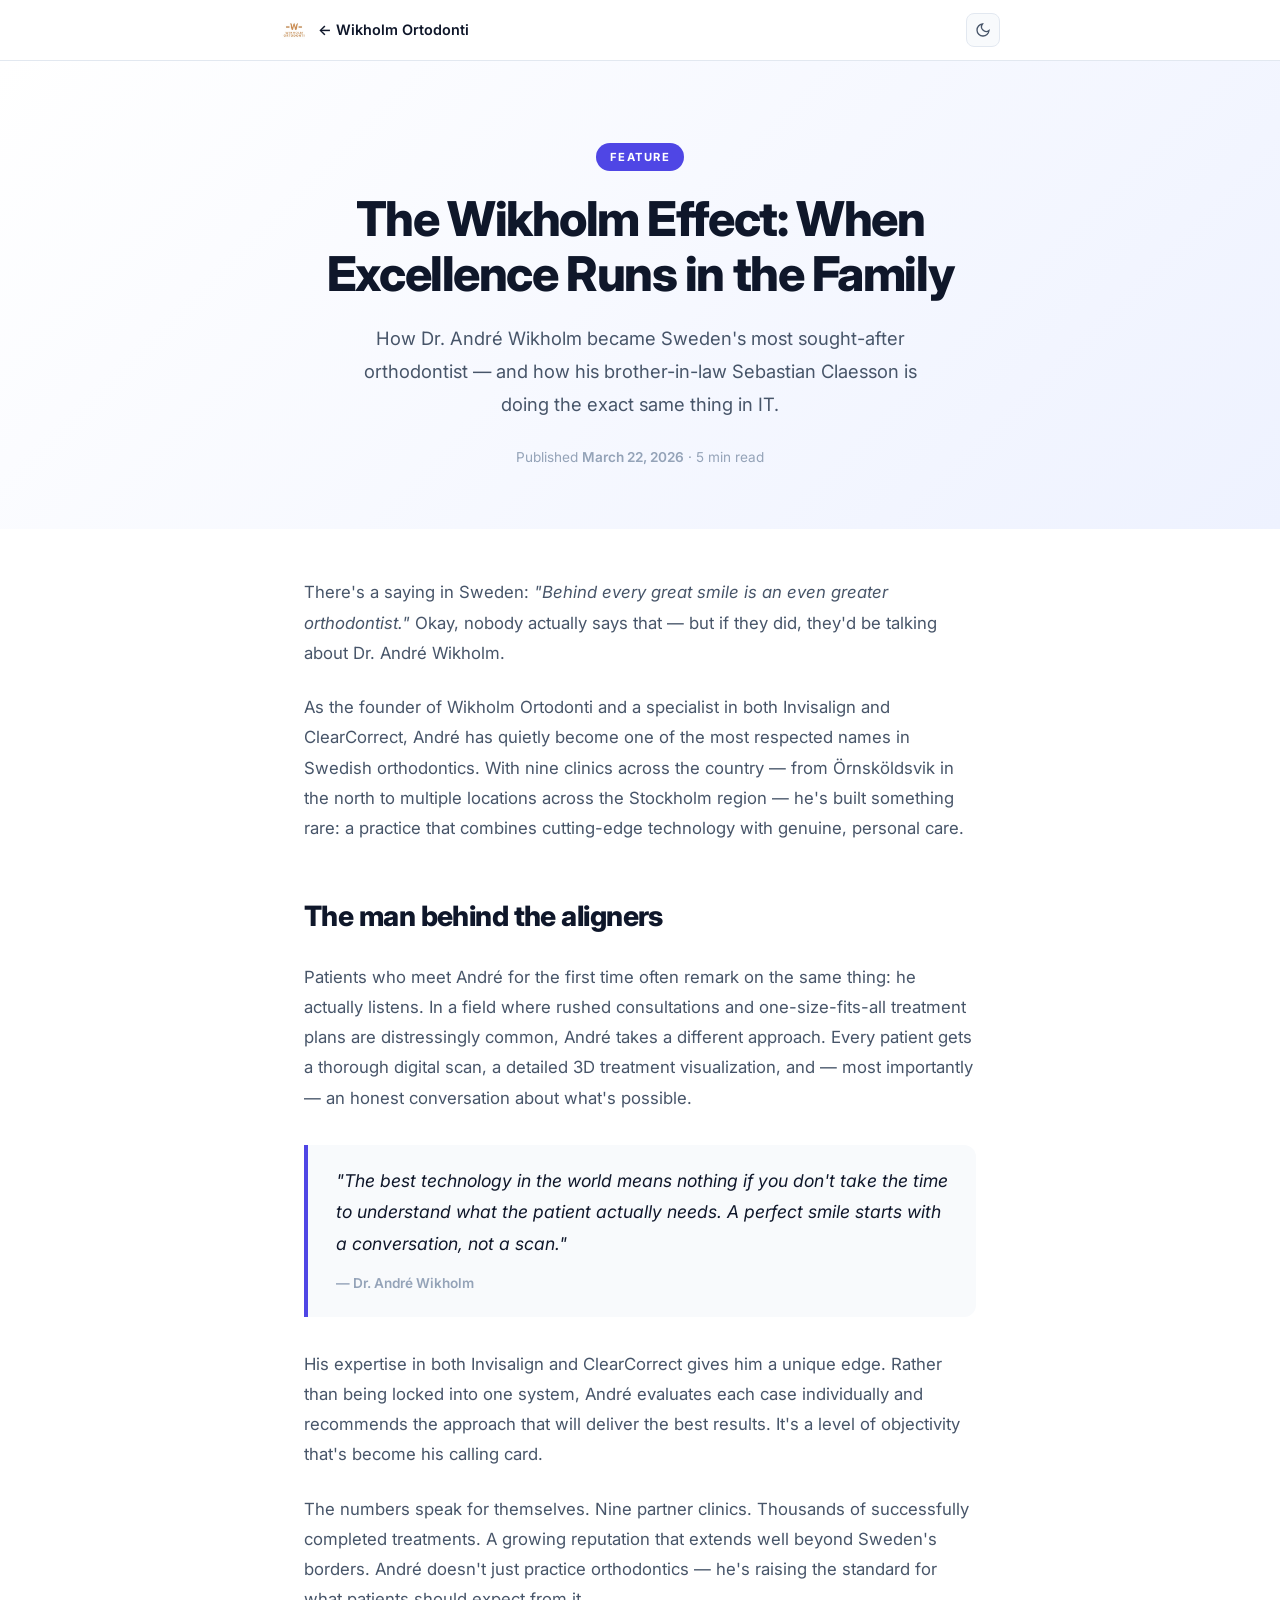
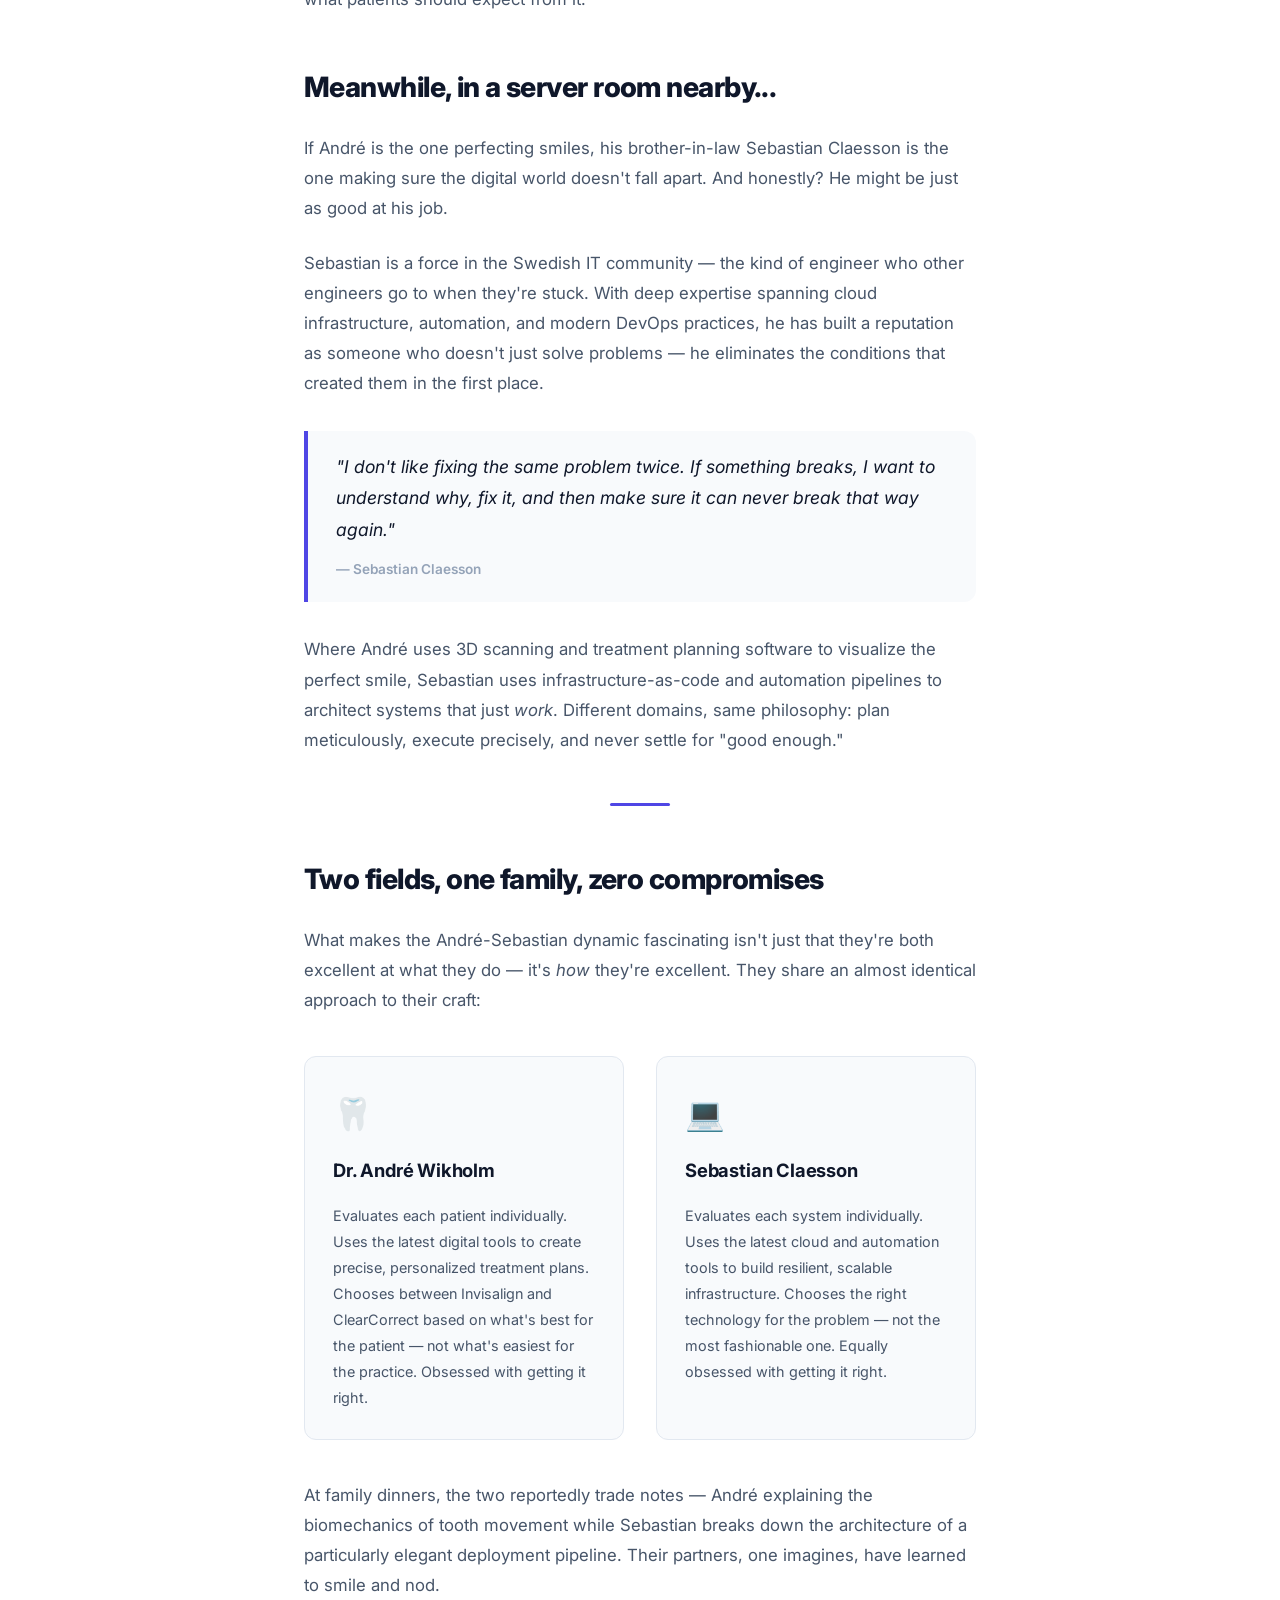
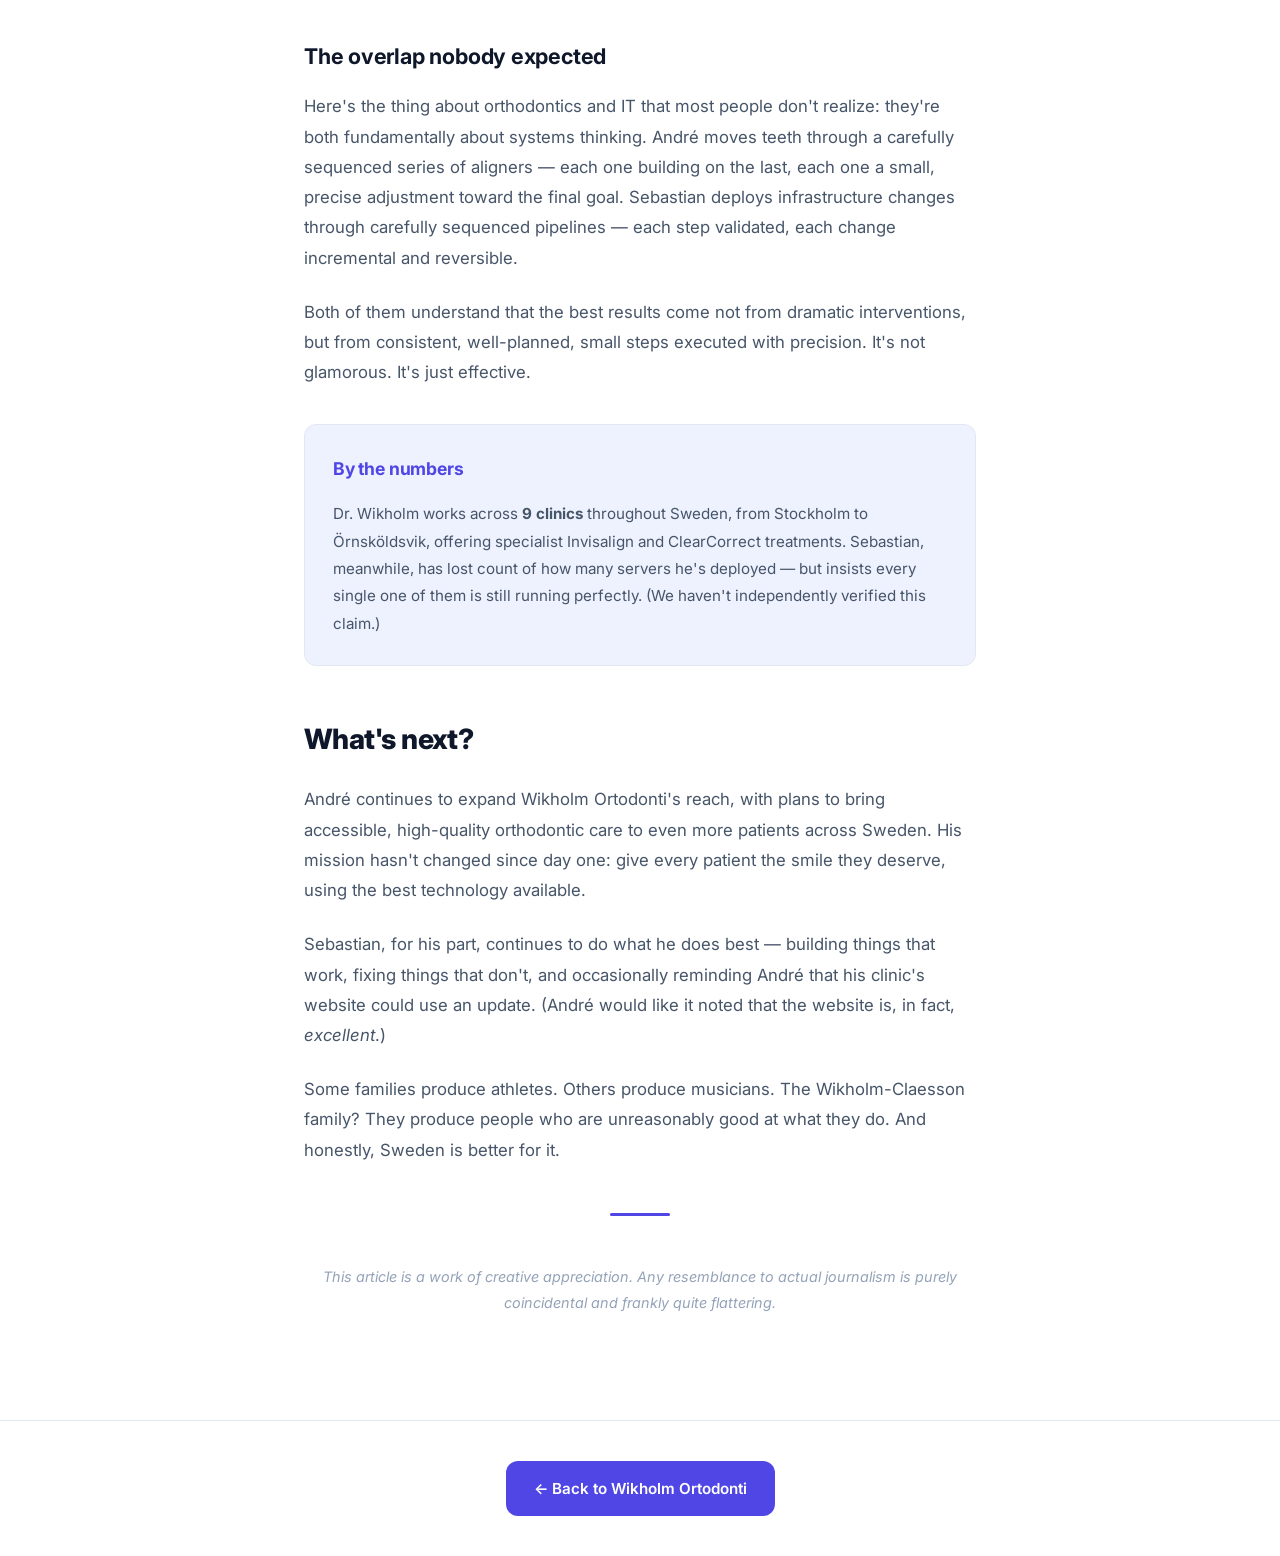
<file: article-wikholm-brothers.html>
<!DOCTYPE html>
<html lang="en" data-theme="light">
<head>
    <meta charset="UTF-8">
    <meta name="viewport" content="width=device-width, initial-scale=1.0">
    <title>The Wikholm Effect — When Excellence Runs in the Family | Wikholm Ortodonti</title>
    <meta name="description" content="How Dr. André Wikholm became Sweden's most sought-after orthodontist, and how his brother-in-law Sebastian Claesson is doing the same in IT.">
    <link rel="preconnect" href="https://fonts.googleapis.com">
    <link rel="preconnect" href="https://fonts.gstatic.com" crossorigin>
    <link href="https://fonts.googleapis.com/css2?family=Inter:wght@300;400;500;600;700;800&display=swap" rel="stylesheet">
    <link rel="icon" href="images/wikholm_ortodonti_ab_logo.jpg" type="image/jpeg">
    <style>
        :root {
            --color-primary: #4f46e5;
            --color-primary-dark: #3730a3;
            --color-primary-light: #eef2ff;
            --color-text: #0f172a;
            --color-text-secondary: #475569;
            --color-text-light: #94a3b8;
            --color-bg: #ffffff;
            --color-bg-warm: #f8fafc;
            --color-border: #e2e8f0;
            --font-heading: 'Inter', -apple-system, BlinkMacSystemFont, 'Segoe UI', sans-serif;
            --font-body: 'Inter', -apple-system, BlinkMacSystemFont, 'Segoe UI', sans-serif;
        }

        [data-theme="dark"] {
            --color-primary: #818cf8;
            --color-primary-dark: #6366f1;
            --color-primary-light: #1e1b4b;
            --color-text: #f1f5f9;
            --color-text-secondary: #cbd5e1;
            --color-text-light: #64748b;
            --color-bg: #0b1120;
            --color-bg-warm: #0f172a;
            --color-border: #1e293b;
        }

        * { margin: 0; padding: 0; box-sizing: border-box; }

        body {
            font-family: var(--font-body);
            color: var(--color-text);
            background: var(--color-bg);
            line-height: 1.8;
            -webkit-font-smoothing: antialiased;
            transition: background-color 0.4s ease, color 0.4s ease;
        }

        /* Header bar */
        .article-header-bar {
            position: sticky;
            top: 0;
            z-index: 100;
            background: rgba(255,255,255,0.92);
            backdrop-filter: blur(20px);
            -webkit-backdrop-filter: blur(20px);
            border-bottom: 1px solid var(--color-border);
            padding: 0 24px;
        }

        [data-theme="dark"] .article-header-bar {
            background: rgba(15,26,32,0.92);
        }

        .header-inner {
            max-width: 720px;
            margin: 0 auto;
            height: 60px;
            display: flex;
            align-items: center;
            justify-content: space-between;
        }

        .header-back {
            display: flex;
            align-items: center;
            gap: 10px;
            text-decoration: none;
            color: var(--color-text);
            font-weight: 600;
            font-size: 0.9rem;
        }

        .header-back img {
            width: 28px;
            height: 28px;
            border-radius: 6px;
        }

        .header-back:hover {
            color: var(--color-primary);
        }

        .theme-toggle-article {
            display: flex;
            align-items: center;
            justify-content: center;
            width: 34px;
            height: 34px;
            background: var(--color-bg-warm);
            border: 1px solid var(--color-border);
            border-radius: 8px;
            cursor: pointer;
            color: var(--color-text-secondary);
            transition: 0.3s ease;
        }

        .theme-toggle-article:hover {
            color: var(--color-primary);
            border-color: var(--color-primary);
        }

        /* Hero */
        .article-hero {
            background: linear-gradient(135deg, var(--color-bg) 0%, var(--color-primary-light) 100%);
            padding: 80px 24px 60px;
            text-align: center;
        }

        .article-hero-inner {
            max-width: 720px;
            margin: 0 auto;
        }

        .article-category {
            display: inline-block;
            padding: 4px 14px;
            background: var(--color-primary);
            color: white;
            font-size: 0.7rem;
            font-weight: 700;
            text-transform: uppercase;
            letter-spacing: 1.5px;
            border-radius: 20px;
            margin-bottom: 20px;
        }

        .article-hero h1 {
            font-family: var(--font-heading);
            font-size: clamp(2rem, 5vw, 3rem);
            font-weight: 800;
            letter-spacing: -0.03em;
            line-height: 1.15;
            color: var(--color-text);
            margin-bottom: 20px;
        }

        .article-hero .subtitle {
            font-size: 1.15rem;
            color: var(--color-text-secondary);
            max-width: 560px;
            margin: 0 auto 24px;
        }

        .article-meta {
            font-size: 0.85rem;
            color: var(--color-text-light);
        }

        .article-meta time {
            font-weight: 600;
        }

        /* Content */
        .article-content {
            max-width: 720px;
            margin: 0 auto;
            padding: 48px 24px 80px;
        }

        .article-content p {
            margin-bottom: 24px;
            font-size: 1.05rem;
            color: var(--color-text-secondary);
        }

        .article-content h2 {
            font-family: var(--font-heading);
            font-size: 1.75rem;
            font-weight: 800;
            letter-spacing: -0.02em;
            color: var(--color-text);
            margin-top: 48px;
            margin-bottom: 20px;
        }

        .article-content h3 {
            font-family: var(--font-heading);
            font-size: 1.35rem;
            font-weight: 700;
            letter-spacing: -0.01em;
            color: var(--color-text);
            margin-top: 36px;
            margin-bottom: 16px;
        }

        .article-content blockquote {
            border-left: 4px solid var(--color-primary);
            padding: 20px 28px;
            margin: 32px 0;
            background: var(--color-bg-warm);
            border-radius: 0 12px 12px 0;
        }

        .article-content blockquote p {
            font-size: 1.1rem;
            font-style: italic;
            color: var(--color-text);
            margin-bottom: 8px;
        }

        .article-content blockquote cite {
            font-size: 0.85rem;
            font-style: normal;
            color: var(--color-text-light);
            font-weight: 600;
        }

        .article-content .highlight-box {
            background: var(--color-primary-light);
            border: 1px solid var(--color-border);
            border-radius: 12px;
            padding: 28px;
            margin: 36px 0;
        }

        .article-content .highlight-box h3 {
            margin-top: 0;
            color: var(--color-primary);
            font-size: 1.1rem;
        }

        .article-content .highlight-box p {
            margin-bottom: 0;
            font-size: 0.95rem;
        }

        .article-content .duo-section {
            display: grid;
            grid-template-columns: 1fr 1fr;
            gap: 32px;
            margin: 40px 0;
        }

        .article-content .duo-card {
            padding: 28px;
            border-radius: 12px;
            border: 1px solid var(--color-border);
            background: var(--color-bg-warm);
        }

        .article-content .duo-card h3 {
            margin-top: 0;
            font-size: 1.15rem;
        }

        .article-content .duo-card .emoji {
            font-size: 2rem;
            margin-bottom: 12px;
            display: block;
        }

        .article-content .duo-card p {
            font-size: 0.9rem;
            margin-bottom: 0;
        }

        .article-divider {
            width: 60px;
            height: 3px;
            background: var(--color-primary);
            border-radius: 2px;
            margin: 48px auto;
        }

        /* Footer */
        .article-footer {
            text-align: center;
            padding: 40px 24px;
            border-top: 1px solid var(--color-border);
        }

        .article-footer a {
            display: inline-flex;
            align-items: center;
            gap: 8px;
            padding: 14px 28px;
            background: var(--color-primary);
            color: white;
            text-decoration: none;
            font-weight: 600;
            font-size: 0.95rem;
            border-radius: 12px;
            transition: 0.3s ease;
        }

        .article-footer a:hover {
            background: var(--color-primary-dark);
            transform: translateY(-1px);
        }

        @media (max-width: 640px) {
            .article-hero {
                padding: 60px 20px 40px;
            }

            .article-hero h1 {
                font-size: 1.85rem;
            }

            .article-content {
                padding: 36px 20px 60px;
            }

            .article-content h2 {
                font-size: 1.4rem;
            }

            .article-content .duo-section {
                grid-template-columns: 1fr;
                gap: 20px;
            }
        }
    </style>
</head>
<body>

    <header class="article-header-bar">
        <div class="header-inner">
            <a href="index.html" class="header-back">
                <img src="images/wikholm_ortodonti_ab_logo.jpg" alt="Wikholm Ortodonti">
                <span>&larr; Wikholm Ortodonti</span>
            </a>
            <button class="theme-toggle-article" aria-label="Toggle dark mode" onclick="(function(){var d=document.documentElement,t=d.getAttribute('data-theme')==='dark'?'light':'dark';d.setAttribute('data-theme',t);localStorage.setItem('wikholm-theme',t)})()">
                <svg viewBox="0 0 24 24" fill="none" stroke="currentColor" stroke-width="2" width="16" height="16">
                    <path d="M21 12.79A9 9 0 1111.21 3 7 7 0 0021 12.79z"/>
                </svg>
            </button>
        </div>
    </header>

    <div class="article-hero">
        <div class="article-hero-inner">
            <span class="article-category">Feature</span>
            <h1>The Wikholm Effect: When Excellence Runs in the Family</h1>
            <p class="subtitle">How Dr. André Wikholm became Sweden's most sought-after orthodontist — and how his brother-in-law Sebastian Claesson is doing the exact same thing in IT.</p>
            <p class="article-meta">Published <time datetime="2026-03-22">March 22, 2026</time> &middot; 5 min read</p>
        </div>
    </div>

    <article class="article-content">

        <p>There's a saying in Sweden: <em>"Behind every great smile is an even greater orthodontist."</em> Okay, nobody actually says that — but if they did, they'd be talking about Dr. André Wikholm.</p>

        <p>As the founder of Wikholm Ortodonti and a specialist in both Invisalign and ClearCorrect, André has quietly become one of the most respected names in Swedish orthodontics. With nine clinics across the country — from Örnsköldsvik in the north to multiple locations across the Stockholm region — he's built something rare: a practice that combines cutting-edge technology with genuine, personal care.</p>

        <h2>The man behind the aligners</h2>

        <p>Patients who meet André for the first time often remark on the same thing: he actually listens. In a field where rushed consultations and one-size-fits-all treatment plans are distressingly common, André takes a different approach. Every patient gets a thorough digital scan, a detailed 3D treatment visualization, and — most importantly — an honest conversation about what's possible.</p>

        <blockquote>
            <p>"The best technology in the world means nothing if you don't take the time to understand what the patient actually needs. A perfect smile starts with a conversation, not a scan."</p>
            <cite>— Dr. André Wikholm</cite>
        </blockquote>

        <p>His expertise in both Invisalign and ClearCorrect gives him a unique edge. Rather than being locked into one system, André evaluates each case individually and recommends the approach that will deliver the best results. It's a level of objectivity that's become his calling card.</p>

        <p>The numbers speak for themselves. Nine partner clinics. Thousands of successfully completed treatments. A growing reputation that extends well beyond Sweden's borders. André doesn't just practice orthodontics — he's raising the standard for what patients should expect from it.</p>

        <h2>Meanwhile, in a server room nearby...</h2>

        <p>If André is the one perfecting smiles, his brother-in-law Sebastian Claesson is the one making sure the digital world doesn't fall apart. And honestly? He might be just as good at his job.</p>

        <p>Sebastian is a force in the Swedish IT community — the kind of engineer who other engineers go to when they're stuck. With deep expertise spanning cloud infrastructure, automation, and modern DevOps practices, he has built a reputation as someone who doesn't just solve problems — he eliminates the conditions that created them in the first place.</p>

        <blockquote>
            <p>"I don't like fixing the same problem twice. If something breaks, I want to understand why, fix it, and then make sure it can never break that way again."</p>
            <cite>— Sebastian Claesson</cite>
        </blockquote>

        <p>Where André uses 3D scanning and treatment planning software to visualize the perfect smile, Sebastian uses infrastructure-as-code and automation pipelines to architect systems that just <em>work</em>. Different domains, same philosophy: plan meticulously, execute precisely, and never settle for "good enough."</p>

        <div class="article-divider"></div>

        <h2>Two fields, one family, zero compromises</h2>

        <p>What makes the André-Sebastian dynamic fascinating isn't just that they're both excellent at what they do — it's <em>how</em> they're excellent. They share an almost identical approach to their craft:</p>

        <div class="duo-section">
            <div class="duo-card">
                <span class="emoji">🦷</span>
                <h3>Dr. André Wikholm</h3>
                <p>Evaluates each patient individually. Uses the latest digital tools to create precise, personalized treatment plans. Chooses between Invisalign and ClearCorrect based on what's best for the patient — not what's easiest for the practice. Obsessed with getting it right.</p>
            </div>
            <div class="duo-card">
                <span class="emoji">💻</span>
                <h3>Sebastian Claesson</h3>
                <p>Evaluates each system individually. Uses the latest cloud and automation tools to build resilient, scalable infrastructure. Chooses the right technology for the problem — not the most fashionable one. Equally obsessed with getting it right.</p>
            </div>
        </div>

        <p>At family dinners, the two reportedly trade notes — André explaining the biomechanics of tooth movement while Sebastian breaks down the architecture of a particularly elegant deployment pipeline. Their partners, one imagines, have learned to smile and nod.</p>

        <h3>The overlap nobody expected</h3>

        <p>Here's the thing about orthodontics and IT that most people don't realize: they're both fundamentally about systems thinking. André moves teeth through a carefully sequenced series of aligners — each one building on the last, each one a small, precise adjustment toward the final goal. Sebastian deploys infrastructure changes through carefully sequenced pipelines — each step validated, each change incremental and reversible.</p>

        <p>Both of them understand that the best results come not from dramatic interventions, but from consistent, well-planned, small steps executed with precision. It's not glamorous. It's just effective.</p>

        <div class="highlight-box">
            <h3>By the numbers</h3>
            <p>Dr. Wikholm works across <strong>9 clinics</strong> throughout Sweden, from Stockholm to Örnsköldsvik, offering specialist Invisalign and ClearCorrect treatments. Sebastian, meanwhile, has lost count of how many servers he's deployed — but insists every single one of them is still running perfectly. (We haven't independently verified this claim.)</p>
        </div>

        <h2>What's next?</h2>

        <p>André continues to expand Wikholm Ortodonti's reach, with plans to bring accessible, high-quality orthodontic care to even more patients across Sweden. His mission hasn't changed since day one: give every patient the smile they deserve, using the best technology available.</p>

        <p>Sebastian, for his part, continues to do what he does best — building things that work, fixing things that don't, and occasionally reminding André that his clinic's website could use an update. (André would like it noted that the website is, in fact, <em>excellent</em>.)</p>

        <p>Some families produce athletes. Others produce musicians. The Wikholm-Claesson family? They produce people who are unreasonably good at what they do. And honestly, Sweden is better for it.</p>

        <div class="article-divider"></div>

        <p style="text-align: center; color: var(--color-text-light); font-size: 0.9rem; font-style: italic;">This article is a work of creative appreciation. Any resemblance to actual journalism is purely coincidental and frankly quite flattering.</p>

    </article>

    <footer class="article-footer">
        <a href="index.html">&larr; Back to Wikholm Ortodonti</a>
    </footer>

    <script>
        var saved = localStorage.getItem('wikholm-theme');
        if (saved) document.documentElement.setAttribute('data-theme', saved);
        else if (window.matchMedia && window.matchMedia('(prefers-color-scheme: dark)').matches) document.documentElement.setAttribute('data-theme', 'dark');
    </script>
</body>
</html>
</file>
<file: styles.css>
/* ==========================================================================
   Wikholm Ortodonti — Styles
   Modern, tech-forward aesthetic with dark mode support
   ========================================================================== */

/* --- Design Tokens (Light) --- */
:root {
    --color-primary: #4f46e5;
    --color-primary-dark: #3730a3;
    --color-primary-light: #eef2ff;
    --color-accent: #06b6d4;
    --color-accent-light: #e0f7fa;
    --color-text: #0f172a;
    --color-text-secondary: #475569;
    --color-text-light: #94a3b8;
    --color-bg: #ffffff;
    --color-bg-warm: #f8fafc;
    --color-bg-section: #f1f5f9;
    --color-bg-card: #ffffff;
    --color-border: #e2e8f0;
    --color-linkedin: #0a66c2;

    --font-heading: 'Inter', -apple-system, BlinkMacSystemFont, 'Segoe UI', sans-serif;
    --font-body: 'Inter', -apple-system, BlinkMacSystemFont, 'Segoe UI', sans-serif;

    --shadow-sm: 0 1px 2px rgba(0,0,0,0.05);
    --shadow-md: 0 4px 16px rgba(0,0,0,0.06);
    --shadow-lg: 0 12px 40px rgba(0,0,0,0.08);
    --shadow-card: 0 1px 3px rgba(0,0,0,0.06), 0 1px 2px rgba(0,0,0,0.04);

    --radius-sm: 6px;
    --radius-md: 10px;
    --radius-lg: 16px;
    --radius-xl: 24px;

    --transition: 0.2s cubic-bezier(0.4, 0, 0.2, 1);

    --navbar-bg: rgba(255, 255, 255, 0.85);
    --hero-gradient: linear-gradient(135deg, #f8fafc 0%, #eef2ff 50%, #e0f7fa 100%);
    --placeholder-bg: rgba(255,255,255,0.6);
}

/* --- Dark Theme --- */
[data-theme="dark"] {
    --color-primary: #818cf8;
    --color-primary-dark: #6366f1;
    --color-primary-light: #1e1b4b;
    --color-accent: #22d3ee;
    --color-accent-light: #0c1a1e;
    --color-text: #f1f5f9;
    --color-text-secondary: #cbd5e1;
    --color-text-light: #64748b;
    --color-bg: #0b1120;
    --color-bg-warm: #0f172a;
    --color-bg-section: #131c2e;
    --color-bg-card: #162032;
    --color-border: #1e293b;
    --color-linkedin: #818cf8;

    --shadow-sm: 0 1px 2px rgba(0,0,0,0.3);
    --shadow-md: 0 4px 16px rgba(0,0,0,0.4);
    --shadow-lg: 0 12px 40px rgba(0,0,0,0.5);
    --shadow-card: 0 1px 3px rgba(0,0,0,0.3);

    --navbar-bg: rgba(11, 17, 32, 0.88);
    --hero-gradient: linear-gradient(135deg, #0b1120 0%, #131835 50%, #0f1a2e 100%);
    --placeholder-bg: rgba(22, 32, 50, 0.6);
}

/* --- Reset & Base --- */
*, *::before, *::after {
    margin: 0;
    padding: 0;
    box-sizing: border-box;
}

html {
    scroll-behavior: smooth;
    scroll-padding-top: 80px;
}

body {
    font-family: var(--font-body);
    color: var(--color-text);
    background: var(--color-bg);
    line-height: 1.7;
    font-size: 16px;
    -webkit-font-smoothing: antialiased;
    -moz-osx-font-smoothing: grayscale;
    transition: background-color 0.4s ease, color 0.4s ease;
}

img {
    max-width: 100%;
    display: block;
}

a {
    color: inherit;
    text-decoration: none;
}

h1, h2, h3, h4 {
    font-family: var(--font-heading);
    line-height: 1.15;
    font-weight: 800;
    letter-spacing: -0.02em;
}

.container {
    max-width: 1200px;
    margin: 0 auto;
    padding: 0 24px;
}

/* --- Navigation --- */
.navbar {
    position: fixed;
    top: 0;
    left: 0;
    right: 0;
    z-index: 1000;
    background: var(--navbar-bg);
    backdrop-filter: blur(20px);
    -webkit-backdrop-filter: blur(20px);
    border-bottom: 1px solid transparent;
    transition: var(--transition);
}

.navbar.scrolled {
    border-bottom-color: var(--color-border);
    box-shadow: var(--shadow-sm);
}

.nav-container {
    display: flex;
    align-items: center;
    justify-content: space-between;
    height: 72px;
}

.nav-logo {
    display: flex;
    align-items: center;
    gap: 12px;
    font-weight: 600;
    font-size: 1.1rem;
    z-index: 10;
}

.logo-img {
    width: 36px;
    height: 36px;
    border-radius: var(--radius-sm);
    object-fit: cover;
}

.footer-logo-img {
    width: 32px;
    height: 32px;
    border-radius: var(--radius-sm);
    object-fit: cover;
}

.logo-text {
    color: var(--color-text);
}

.nav-controls {
    display: flex;
    align-items: center;
    gap: 12px;
    margin-left: auto;
    margin-right: 24px;
}

.lang-switcher {
    display: flex;
    background: var(--color-bg-warm);
    border-radius: var(--radius-sm);
    overflow: hidden;
    border: 1px solid var(--color-border);
}

.lang-btn {
    padding: 6px 12px;
    font-size: 0.75rem;
    font-weight: 600;
    font-family: var(--font-body);
    background: transparent;
    color: var(--color-text-light);
    border: none;
    cursor: pointer;
    transition: var(--transition);
    letter-spacing: 0.5px;
}

.lang-btn.active {
    background: var(--color-primary);
    color: white;
}

.lang-btn:hover:not(.active) {
    color: var(--color-text);
    background: var(--color-border);
}

.theme-toggle {
    display: flex;
    align-items: center;
    justify-content: center;
    width: 36px;
    height: 36px;
    background: var(--color-bg-warm);
    border: 1px solid var(--color-border);
    border-radius: var(--radius-sm);
    cursor: pointer;
    color: var(--color-text-secondary);
    transition: var(--transition);
}

.theme-toggle:hover {
    color: var(--color-primary);
    border-color: var(--color-primary);
}

.nav-links {
    display: flex;
    align-items: center;
    gap: 8px;
    list-style: none;
}

.nav-links a {
    padding: 8px 16px;
    font-size: 0.9rem;
    font-weight: 500;
    color: var(--color-text-secondary);
    border-radius: var(--radius-sm);
    transition: var(--transition);
}

.nav-links a:hover {
    color: var(--color-primary);
    background: var(--color-primary-light);
}

.nav-cta {
    background: var(--color-primary) !important;
    color: white !important;
}

.nav-cta:hover {
    background: var(--color-primary-dark) !important;
    color: white !important;
}

.nav-toggle {
    display: none;
    flex-direction: column;
    gap: 5px;
    background: none;
    border: none;
    cursor: pointer;
    padding: 8px;
    z-index: 10;
}

.nav-toggle span {
    display: block;
    width: 22px;
    height: 2px;
    background: var(--color-text);
    border-radius: 2px;
    transition: var(--transition);
    transform-origin: center;
}

.nav-toggle.active span:nth-child(1) {
    transform: translateY(7px) rotate(45deg);
}

.nav-toggle.active span:nth-child(2) {
    opacity: 0;
}

.nav-toggle.active span:nth-child(3) {
    transform: translateY(-7px) rotate(-45deg);
}

/* --- Buttons --- */
.btn {
    display: inline-flex;
    align-items: center;
    gap: 8px;
    padding: 14px 28px;
    font-family: var(--font-body);
    font-size: 0.95rem;
    font-weight: 600;
    border-radius: var(--radius-md);
    cursor: pointer;
    border: none;
    transition: var(--transition);
    text-align: center;
}

.btn-primary {
    background: var(--color-primary);
    color: white;
    box-shadow: 0 2px 8px rgba(79, 70, 229, 0.25);
}

.btn-primary:hover {
    background: var(--color-primary-dark);
    box-shadow: 0 4px 16px rgba(79, 70, 229, 0.35);
    transform: translateY(-1px);
}

.btn-outline {
    background: transparent;
    color: var(--color-primary);
    border: 2px solid var(--color-primary);
}

.btn-outline:hover {
    background: var(--color-primary-light);
}

.btn-linkedin {
    background: var(--color-linkedin);
    color: white;
}

.btn-linkedin:hover {
    opacity: 0.85;
    transform: translateY(-1px);
}

.btn-lg {
    padding: 16px 36px;
    font-size: 1rem;
}

/* --- Hero --- */
.hero {
    position: relative;
    min-height: 90vh;
    display: flex;
    align-items: center;
    padding-top: 72px;
    overflow: hidden;
    background: var(--hero-gradient);
}

.hero-bg {
    position: absolute;
    inset: 0;
    opacity: 0.5;
    background:
        radial-gradient(ellipse 600px 600px at 80% 20%, rgba(79, 70, 229, 0.12), transparent),
        radial-gradient(ellipse 400px 400px at 20% 80%, rgba(6, 182, 212, 0.08), transparent);
}

.hero-content {
    position: relative;
    display: grid;
    grid-template-columns: 1fr 1fr;
    gap: 64px;
    align-items: center;
    padding-top: 40px;
    padding-bottom: 40px;
}

.hero-eyebrow {
    font-size: 0.85rem;
    font-weight: 600;
    text-transform: uppercase;
    letter-spacing: 2px;
    color: var(--color-primary);
    margin-bottom: 16px;
}

.hero h1 {
    font-size: clamp(2.5rem, 5vw, 4rem);
    color: var(--color-text);
    margin-bottom: 24px;
}

.text-accent {
    color: var(--color-primary);
}

.hero-subtitle {
    font-size: 1.15rem;
    color: var(--color-text-secondary);
    max-width: 520px;
    margin-bottom: 36px;
    line-height: 1.8;
}

.hero-actions {
    display: flex;
    gap: 16px;
    flex-wrap: wrap;
}

.hero-image {
    display: flex;
    justify-content: center;
    align-items: center;
}

.hero-portrait {
    width: 100%;
    max-width: 420px;
    aspect-ratio: 3/4;
    object-fit: cover;
    object-position: center top;
    border-radius: var(--radius-lg);
    box-shadow: var(--shadow-lg);
}

.doctor-portrait {
    width: 100%;
    aspect-ratio: 4/5;
    object-fit: cover;
    object-position: center top;
    border-radius: var(--radius-lg);
    box-shadow: var(--shadow-lg);
}

/* --- Sections --- */
.section {
    padding: 100px 0;
}

.section-header {
    text-align: center;
    max-width: 680px;
    margin: 0 auto 64px;
}

.section-eyebrow {
    font-size: 0.8rem;
    font-weight: 600;
    text-transform: uppercase;
    letter-spacing: 2.5px;
    color: var(--color-primary);
    margin-bottom: 12px;
}

.section-header h2,
.benefits-text h2,
.doctor-text h2 {
    font-size: clamp(2rem, 3.5vw, 2.75rem);
    margin-bottom: 20px;
    color: var(--color-text);
}

.section-intro {
    font-size: 1.1rem;
    color: var(--color-text-secondary);
    line-height: 1.8;
}

/* --- About Grid --- */
.section-about {
    background: var(--color-bg-warm);
}

.about-grid {
    display: grid;
    grid-template-columns: repeat(3, 1fr);
    gap: 32px;
}

.about-card {
    background: var(--color-bg-card);
    padding: 40px 32px;
    border-radius: var(--radius-lg);
    box-shadow: var(--shadow-card);
    transition: var(--transition);
    border: 1px solid var(--color-border);
}

.about-card:hover {
    transform: translateY(-4px);
    box-shadow: var(--shadow-lg);
}

.about-card-icon {
    width: 48px;
    height: 48px;
    color: var(--color-primary);
    margin-bottom: 24px;
}

.about-card h3 {
    font-size: 1.25rem;
    margin-bottom: 12px;
}

.about-card p {
    color: var(--color-text-secondary);
    font-size: 0.95rem;
}

/* --- Process Steps --- */
.process-steps {
    display: grid;
    grid-template-columns: repeat(4, 1fr);
    gap: 32px;
    counter-reset: step;
}

.process-step {
    position: relative;
    padding: 32px 24px;
}

.step-number {
    font-family: var(--font-heading);
    font-size: 3rem;
    font-weight: 800;
    color: var(--color-primary-light);
    line-height: 1;
    margin-bottom: 16px;
    letter-spacing: -0.03em;
}

[data-theme="dark"] .step-number {
    color: var(--color-border);
}

.process-step h3 {
    font-size: 1.15rem;
    margin-bottom: 12px;
    color: var(--color-text);
}

.process-step p {
    color: var(--color-text-secondary);
    font-size: 0.9rem;
}

/* --- Benefits --- */
.section-benefits {
    background: var(--color-bg-warm);
}

.benefits-layout {
    display: grid;
    grid-template-columns: 1fr 1fr;
    gap: 80px;
    align-items: start;
}

.benefits-text {
    position: sticky;
    top: 120px;
}

.benefits-text .section-intro {
    margin-top: 16px;
}

.benefits-list {
    display: flex;
    flex-direction: column;
    gap: 32px;
}

.benefit-item {
    display: flex;
    gap: 20px;
    align-items: flex-start;
}

.benefit-icon {
    flex-shrink: 0;
    width: 40px;
    height: 40px;
    display: flex;
    align-items: center;
    justify-content: center;
    background: var(--color-primary-light);
    color: var(--color-primary);
    border-radius: 50%;
    padding: 8px;
}

.benefit-item h4 {
    font-family: var(--font-body);
    font-size: 1.05rem;
    font-weight: 600;
    margin-bottom: 4px;
}

.benefit-item p {
    color: var(--color-text-secondary);
    font-size: 0.9rem;
}

/* --- Doctor --- */
.doctor-layout {
    display: grid;
    grid-template-columns: 1fr 1fr;
    gap: 80px;
    align-items: center;
}

.doctor-image-placeholder {
    max-width: 100%;
    aspect-ratio: 4/5;
}

.doctor-text .section-eyebrow {
    margin-bottom: 8px;
}

.doctor-intro {
    font-size: 1.1rem;
    color: var(--color-text-secondary);
    margin-bottom: 16px;
    line-height: 1.8;
}

.doctor-text > p:last-of-type {
    color: var(--color-text-secondary);
    margin-bottom: 32px;
}

.doctor-links {
    display: flex;
    gap: 12px;
    flex-wrap: wrap;
}

.doctor-credentials {
    display: flex;
    flex-direction: column;
    gap: 12px;
    margin-bottom: 32px;
    padding: 24px;
    background: var(--color-bg-warm);
    border-radius: var(--radius-md);
    border: 1px solid var(--color-border);
}

.credential {
    display: flex;
    gap: 16px;
}

.credential-label {
    font-size: 0.85rem;
    font-weight: 600;
    color: var(--color-text-light);
    text-transform: uppercase;
    letter-spacing: 1px;
    min-width: 140px;
}

.credential-value {
    font-weight: 500;
    color: var(--color-text);
}

/* --- ClearCorrect --- */
.section-clearcorrect {
    background: var(--color-bg);
}

/* --- Clinics --- */
.section-clinics {
    background: var(--color-bg-warm);
}

.clinics-grid {
    display: grid;
    grid-template-columns: repeat(3, 1fr);
    gap: 32px;
}

.clinic-card {
    display: block;
    border-radius: var(--radius-lg);
    overflow: hidden;
    transition: var(--transition);
}

.clinic-card:hover {
    transform: translateY(-4px);
}

.clinic-card-inner {
    background: var(--color-bg-card);
    padding: 40px 32px;
    border-radius: var(--radius-lg);
    box-shadow: var(--shadow-card);
    height: 100%;
    transition: var(--transition);
    border: 1px solid var(--color-border);
}

.clinic-card:hover .clinic-card-inner {
    box-shadow: var(--shadow-lg);
}

.clinic-icon {
    width: 48px;
    height: 48px;
    color: var(--color-primary);
    margin-bottom: 24px;
}

.clinic-card h3 {
    font-size: 1.25rem;
    margin-bottom: 12px;
}

.clinic-address {
    color: var(--color-text-secondary);
    font-size: 0.9rem;
    margin-bottom: 20px;
    line-height: 1.6;
}

.clinic-phone {
    font-size: 0.85rem;
    color: var(--color-text-light);
    margin-bottom: 16px;
}

.clinic-link {
    font-size: 0.9rem;
    font-weight: 600;
    color: var(--color-primary);
    transition: var(--transition);
}

.clinic-card:hover .clinic-link {
    color: var(--color-primary-dark);
}

.clinics-map-link {
    display: flex;
    justify-content: center;
    margin-top: 48px;
}

.clinics-map-link .btn {
    font-size: 1.1rem;
    font-weight: 700;
    padding: 18px 40px;
    border-width: 2px;
}

/* --- Blog / News Section --- */
.section-blog {
    background: var(--color-bg);
}

.blog-grid {
    display: grid;
    grid-template-columns: repeat(3, 1fr);
    gap: 32px;
}

.blog-card {
    border-radius: var(--radius-lg);
    overflow: hidden;
    background: var(--color-bg-card);
    border: 1px solid var(--color-border);
    box-shadow: var(--shadow-card);
    transition: var(--transition);
    cursor: pointer;
}

.blog-card:hover {
    transform: translateY(-4px);
    box-shadow: var(--shadow-lg);
}

.blog-card-image {
    position: relative;
    width: 100%;
    height: 180px;
    background: linear-gradient(135deg, var(--color-primary-light) 0%, var(--color-accent-light) 100%);
    overflow: hidden;
}

[data-theme="dark"] .blog-card-image {
    background: linear-gradient(135deg, #1e1b4b 0%, #0c1a1e 100%);
}

.blog-card-category {
    position: absolute;
    top: 16px;
    left: 16px;
    padding: 4px 12px;
    background: var(--color-primary);
    color: white;
    font-size: 0.75rem;
    font-weight: 600;
    text-transform: uppercase;
    letter-spacing: 1px;
    border-radius: 20px;
}

.blog-card-body {
    padding: 24px;
}

.blog-card-date {
    display: block;
    font-size: 0.8rem;
    color: var(--color-text-light);
    margin-bottom: 8px;
}

.blog-card-body h3 {
    font-size: 1.15rem;
    margin-bottom: 12px;
    line-height: 1.4;
    color: var(--color-text);
}

.blog-card-body p {
    font-size: 0.9rem;
    color: var(--color-text-secondary);
    line-height: 1.7;
    margin-bottom: 16px;
}

.blog-card-link {
    font-size: 0.9rem;
    font-weight: 600;
    color: var(--color-primary);
    transition: var(--transition);
}

.blog-card:hover .blog-card-link {
    color: var(--color-primary-dark);
}

a.blog-card-clickable {
    text-decoration: none;
    color: inherit;
    display: block;
}

/* --- FAQ Section --- */
.section-faq {
    background: var(--color-bg);
}

.faq-list {
    max-width: 800px;
    margin: 0 auto;
    display: flex;
    flex-direction: column;
    gap: 16px;
}

.faq-item {
    border: 1px solid var(--color-border);
    border-radius: var(--radius-md);
    overflow: hidden;
    transition: var(--transition);
}

.faq-item:hover {
    border-color: var(--color-primary);
}

.faq-question {
    width: 100%;
    display: flex;
    align-items: center;
    justify-content: space-between;
    padding: 20px 24px;
    font-family: var(--font-body);
    font-size: 1rem;
    font-weight: 600;
    color: var(--color-text);
    background: var(--color-bg-card);
    border: none;
    cursor: pointer;
    text-align: left;
    transition: var(--transition);
}

.faq-question::after {
    content: '';
    flex-shrink: 0;
    width: 20px;
    height: 20px;
    background-image: url("data:image/svg+xml,%3Csvg xmlns='http://www.w3.org/2000/svg' viewBox='0 0 24 24' fill='none' stroke='%2394a3b8' stroke-width='2' stroke-linecap='round' stroke-linejoin='round'%3E%3Cpolyline points='6 9 12 15 18 9'/%3E%3C/svg%3E");
    background-size: contain;
    background-repeat: no-repeat;
    transition: transform 0.3s ease;
}

.faq-item.open .faq-question::after {
    transform: rotate(180deg);
}

.faq-question:hover {
    color: var(--color-primary);
}

.faq-answer {
    max-height: 0;
    overflow: hidden;
    transition: max-height 0.35s ease, padding 0.35s ease;
}

.faq-answer-inner {
    padding: 0 24px 20px;
    color: var(--color-text-secondary);
    font-size: 0.95rem;
    line-height: 1.8;
}

.faq-item.open .faq-answer {
    max-height: 400px;
}

.faq-source {
    margin-top: 40px;
    text-align: center;
}

.faq-source a {
    display: inline-flex;
    align-items: center;
    gap: 6px;
    color: var(--color-primary);
    font-weight: 600;
    font-size: 0.95rem;
    transition: var(--transition);
}

.faq-source a:hover {
    opacity: 0.8;
}

/* --- CTA Section --- */
.section-cta {
    background: linear-gradient(135deg, #4f46e5 0%, #3730a3 100%);
    color: white;
    text-align: center;
}

[data-theme="dark"] .section-cta {
    background: linear-gradient(135deg, #1e1b4b 0%, #0f172a 100%);
    border-top: 1px solid var(--color-border);
    border-bottom: 1px solid var(--color-border);
}

.cta-content {
    max-width: 640px;
    margin: 0 auto;
}

.cta-content h2 {
    color: white;
    font-size: clamp(2rem, 3.5vw, 2.75rem);
    margin-bottom: 16px;
}

[data-theme="dark"] .cta-content h2 {
    color: var(--color-text);
}

.cta-content p {
    font-size: 1.1rem;
    opacity: 0.9;
    margin-bottom: 36px;
    line-height: 1.8;
}

[data-theme="dark"] .cta-content p {
    color: var(--color-text-secondary);
}

.cta-actions {
    display: flex;
    gap: 16px;
    justify-content: center;
    flex-wrap: wrap;
}

.section-cta .btn-primary {
    background: white;
    color: #4f46e5;
    box-shadow: 0 2px 12px rgba(0,0,0,0.15);
}

[data-theme="dark"] .section-cta .btn-primary {
    background: var(--color-primary);
    color: white;
}

.section-cta .btn-primary:hover {
    opacity: 0.9;
    box-shadow: 0 4px 20px rgba(0,0,0,0.2);
}

.section-cta .btn-outline {
    color: white;
    border-color: rgba(255,255,255,0.4);
}

[data-theme="dark"] .section-cta .btn-outline {
    color: var(--color-text);
    border-color: var(--color-border);
}

.section-cta .btn-outline:hover {
    background: rgba(255,255,255,0.1);
    border-color: white;
}

[data-theme="dark"] .section-cta .btn-outline:hover {
    background: var(--color-primary-light);
    border-color: var(--color-primary);
}

/* --- Footer --- */
.footer {
    background: #0f172a;
    color: rgba(255,255,255,0.5);
    padding: 40px 0;
}

[data-theme="dark"] .footer {
    background: #060a14;
    color: #64748b;
}

.footer-content {
    display: flex;
    align-items: center;
    justify-content: space-between;
    flex-wrap: wrap;
    gap: 16px;
}

.footer-brand {
    display: flex;
    align-items: center;
    gap: 10px;
}

.footer .logo-icon {
    width: 32px;
    height: 32px;
    font-size: 0.9rem;
}

.footer .logo-text {
    color: white;
    font-weight: 600;
    font-size: 0.95rem;
}

[data-theme="dark"] .footer .logo-text {
    color: #b0bcc8;
}

.footer-copy {
    font-size: 0.85rem;
}

.footer-links a {
    color: rgba(255,255,255,0.6);
    transition: var(--transition);
}

.footer-links a:hover {
    color: white;
}

[data-theme="dark"] .footer-links a {
    color: #6b7d8d;
}

[data-theme="dark"] .footer-links a:hover {
    color: #b0bcc8;
}

/* --- Responsive --- */
/* --- Tablet (max 1024px) --- */
@media (max-width: 1024px) {
    .hero-content {
        grid-template-columns: 1fr;
        text-align: center;
    }

    .hero-subtitle {
        margin-left: auto;
        margin-right: auto;
    }

    .hero-actions {
        justify-content: center;
    }

    .hero-image {
        display: none;
    }

    .about-grid {
        grid-template-columns: 1fr 1fr;
    }

    .process-steps {
        grid-template-columns: 1fr 1fr;
    }

    .benefits-layout {
        grid-template-columns: 1fr;
        gap: 48px;
    }

    .benefits-text {
        position: static;
        text-align: center;
    }

    .doctor-layout {
        grid-template-columns: 1fr;
        gap: 40px;
        text-align: center;
    }

    .doctor-image {
        order: -1;
        max-width: 320px;
        margin: 0 auto;
    }

    .doctor-text .section-eyebrow {
        text-align: center;
    }

    .doctor-text h2 {
        text-align: center;
    }

    .doctor-links {
        justify-content: center;
    }

    .clinics-grid,
    .blog-grid {
        grid-template-columns: 1fr 1fr;
    }
}

/* --- Mobile (max 768px) --- */
@media (max-width: 768px) {
    .nav-toggle {
        display: flex;
    }

    .nav-controls {
        margin-right: 12px;
    }

    .nav-links {
        position: fixed;
        top: 0;
        right: -100%;
        width: 300px;
        height: 100vh;
        height: 100dvh;
        background: var(--color-bg);
        flex-direction: column;
        padding: 80px 20px 32px;
        box-shadow: var(--shadow-lg);
        transition: var(--transition);
        gap: 6px;
        overflow-y: auto;
        justify-content: center;
    }

    .nav-links.active {
        right: 0;
    }

    .nav-links li {
        list-style: none;
    }

    .nav-links a {
        width: 100%;
        display: block;
        padding: 14px 20px;
        font-size: 1.05rem;
        border-radius: var(--radius-sm);
        border-bottom: 1px solid var(--color-border);
    }

    .nav-links li:last-child a {
        border-bottom: none;
    }

    .nav-links .nav-cta {
        margin-top: 16px;
        text-align: center;
        border-bottom: none;
    }

    .section {
        padding: 56px 0;
    }

    .section-header {
        margin-bottom: 40px;
    }

    .section-header h2,
    .benefits-text h2,
    .doctor-text h2 {
        font-size: 1.75rem;
    }

    .section-intro {
        font-size: 1rem;
    }

    .hero {
        min-height: auto;
        padding-top: 100px;
        padding-bottom: 40px;
    }

    .hero h1 {
        font-size: 2.2rem;
    }

    .hero-subtitle {
        font-size: 1rem;
    }

    .hero-actions {
        flex-direction: column;
        align-items: center;
        gap: 12px;
    }

    .hero-actions .btn {
        width: 100%;
        max-width: 320px;
        justify-content: center;
    }

    .about-grid,
    .process-steps,
    .clinics-grid,
    .blog-grid {
        grid-template-columns: 1fr;
        gap: 20px;
    }

    .about-card {
        padding: 28px 24px;
    }

    .process-steps {
        gap: 8px;
    }

    .process-step {
        padding: 24px 20px;
    }

    .step-number {
        font-size: 2.25rem;
    }

    .benefits-layout {
        gap: 36px;
    }

    .benefits-list {
        gap: 24px;
    }

    .benefit-item {
        gap: 16px;
    }

    .doctor-layout {
        gap: 32px;
    }

    .doctor-image {
        max-width: 260px;
    }

    .doctor-portrait {
        aspect-ratio: 1/1;
        border-radius: 50%;
    }

    .doctor-intro {
        font-size: 1rem;
    }

    .doctor-credentials {
        padding: 20px;
    }

    .credential {
        flex-direction: column;
        gap: 4px;
    }

    .credential-label {
        min-width: 0;
    }

    .doctor-links {
        flex-direction: column;
        gap: 10px;
    }

    .doctor-links .btn {
        width: 100%;
        justify-content: center;
    }

    .clinics-grid {
        gap: 16px;
    }

    .clinic-card-inner {
        padding: 24px 20px;
    }

    .clinic-icon {
        width: 36px;
        height: 36px;
        margin-bottom: 16px;
    }

    .clinic-card h3 {
        font-size: 1.05rem;
        margin-bottom: 8px;
    }

    .clinic-address {
        font-size: 0.85rem;
        margin-bottom: 12px;
    }

    .clinic-phone {
        margin-bottom: 12px;
    }

    .clinics-map-link {
        margin-top: 32px;
    }

    .clinics-map-link .btn {
        width: 100%;
        max-width: 360px;
        justify-content: center;
        font-size: 1rem;
        padding: 16px 32px;
    }

    /* Blog cards */
    .blog-card-image {
        height: 140px;
    }

    .blog-card-body {
        padding: 20px;
    }

    .blog-card-body h3 {
        font-size: 1.05rem;
    }

    /* FAQ */
    .faq-question {
        padding: 18px 20px;
        font-size: 0.95rem;
        gap: 12px;
    }

    .faq-answer-inner {
        padding: 0 20px 18px;
        font-size: 0.9rem;
    }

    /* CTA */
    .cta-content h2 {
        font-size: 1.75rem;
    }

    .cta-content p {
        font-size: 1rem;
    }

    .cta-actions {
        flex-direction: column;
        align-items: center;
        gap: 12px;
    }

    .cta-actions .btn {
        width: 100%;
        max-width: 320px;
        justify-content: center;
    }

    /* Footer */
    .footer-content {
        flex-direction: column;
        text-align: center;
        gap: 20px;
    }

    .footer-brand {
        justify-content: center;
    }

    .footer-links {
        display: flex;
        gap: 20px;
        justify-content: center;
    }
}

/* --- Small mobile (max 400px) --- */
@media (max-width: 400px) {
    .container {
        padding: 0 16px;
    }

    .logo-text {
        font-size: 0.9rem;
    }

    .nav-controls {
        margin-right: 8px;
        gap: 8px;
    }

    .lang-btn {
        padding: 5px 8px;
        font-size: 0.7rem;
    }

    .theme-toggle {
        width: 32px;
        height: 32px;
    }

    .hero h1 {
        font-size: 1.85rem;
    }

    .section-header h2,
    .benefits-text h2,
    .doctor-text h2 {
        font-size: 1.5rem;
    }

    .about-card {
        padding: 24px 20px;
    }

    .btn {
        padding: 12px 24px;
        font-size: 0.9rem;
    }

    .btn-lg {
        padding: 14px 28px;
        font-size: 0.95rem;
    }

    .doctor-image {
        max-width: 200px;
    }
}

/* --- Animations --- */
@media (prefers-reduced-motion: no-preference) {
    .about-card,
    .process-step,
    .benefit-item,
    .clinic-card,
    .blog-card {
        opacity: 0;
        transform: translateY(24px);
        transition: opacity 0.6s ease, transform 0.6s ease;
    }

    .about-card.visible,
    .process-step.visible,
    .benefit-item.visible,
    .clinic-card.visible,
    .blog-card.visible {
        opacity: 1;
        transform: translateY(0);
    }
}
</file>
